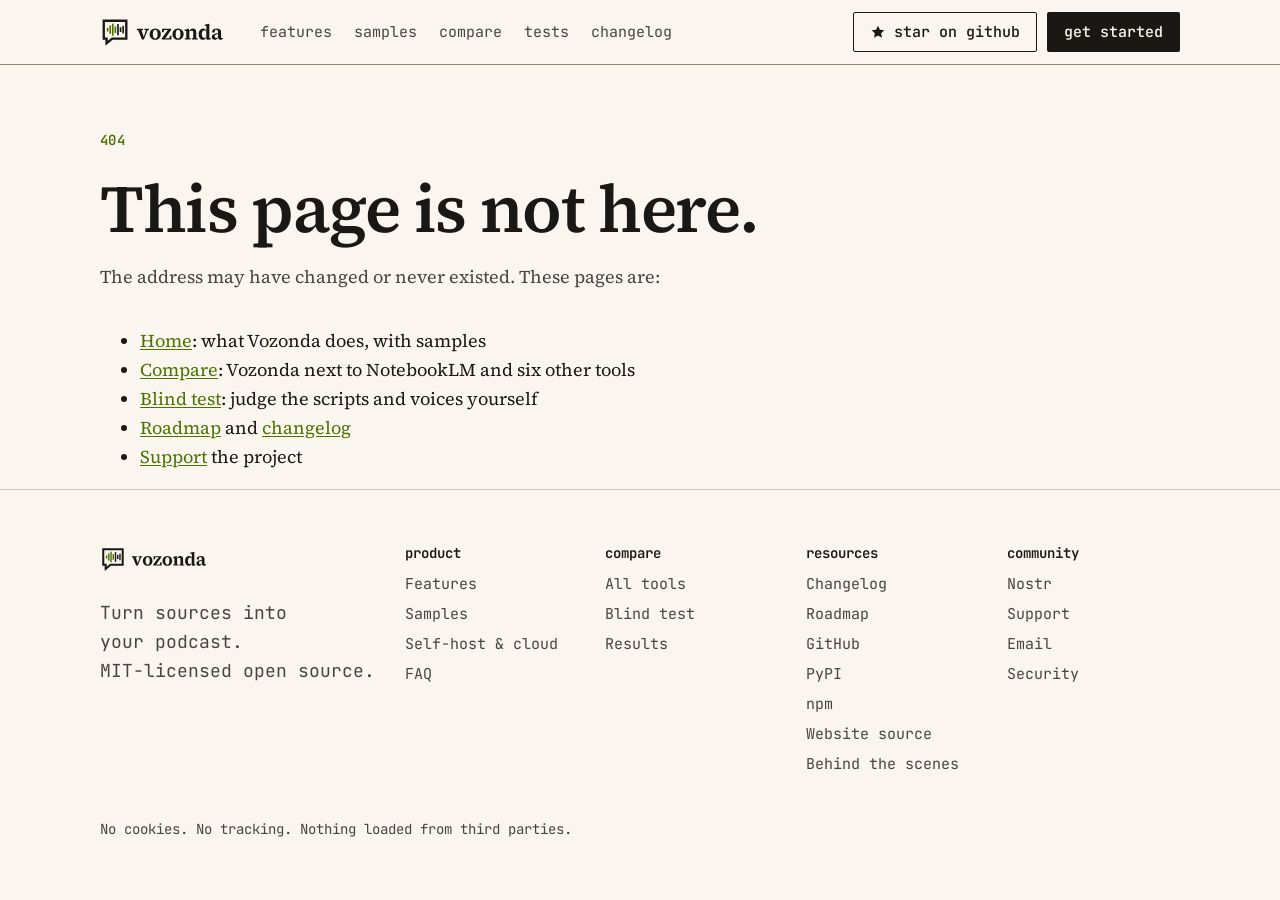
<file: 404/index.html>
<!doctype html>
<html lang="en">
<head>
<meta charset="utf-8">
<meta name="viewport" content="width=device-width,initial-scale=1">
<title>Page not found · Vozonda</title>
<meta name="description" content="This page is not on vozonda.com.">
<meta name="robots" content="noindex">
<link rel="icon" href="/favicon.svg" type="image/svg+xml">
<link rel="icon" href="/icon-192.png" type="image/png" sizes="192x192">
<link rel="apple-touch-icon" href="/icon-192.png">
<meta name="theme-color" content="#faf6ef" media="(prefers-color-scheme: light)">
<meta name="theme-color" content="#1f1d14" media="(prefers-color-scheme: dark)">
<meta property="og:type" content="website">
<meta property="og:site_name" content="Vozonda">
<meta property="og:title" content="Page not found · Vozonda">
<meta property="og:description" content="This page is not on vozonda.com.">
<meta property="og:image" content="https://vozonda.com/og.png">
<meta property="og:image:width" content="1200">
<meta property="og:image:height" content="630">
<meta property="og:image:alt" content="The Vozonda logo with the line: Turn sources into your podcast">
<meta name="twitter:card" content="summary_large_image">
<link rel="preload" href="/fonts/source-serif-4.woff2" as="font" type="font/woff2" crossorigin>
<link rel="stylesheet" href="/site.css?v=65ee971d52">
<script src="/site.js?v=fa30948020" defer></script>
</head>
<body>
<a class="skip" href="#main">Skip to content</a>
<header class="nav">
  <div class="wrap nav-in">
    <a href="/" class="brand" aria-label="Vozonda home">
      <picture>
        <source srcset="/img/vozonda-lockup-dark.svg" media="(prefers-color-scheme: dark)">
        <img src="/img/vozonda-lockup.svg" alt="Vozonda" width="165" height="40">
      </picture>
    </a>
    <nav aria-label="Main">
      <a href="/#features">Features</a>
      <a href="/#listen">Samples</a>
      <a href="/compare/">Compare</a>
      <a href="/blind-test/">Tests</a>
      <a href="/changelog/">Changelog</a>
    </nav>
    <div class="nav-cta">
      <a class="btn ghost" href="https://github.com/Vozonda/vozonda"><svg class="i" viewBox="0 0 24 24" aria-hidden="true"><path d="M12 2.5l2.9 6 6.6.9-4.8 4.6 1.2 6.5L12 17.4l-5.9 3.1 1.2-6.5L2.5 9.4l6.6-.9z"/></svg>Star on GitHub</a>
      <a class="btn primary" href="/#pricing">Get started</a>
    </div>
  </div>
</header>
<main id="main" class="cmp-page">
<section class="section cl-top cmp-top">
  <div class="wrap">
    <p class="kicker">404</p>
    <h1>This page is not here.</h1>
    <p class="sub">The address may have changed or never existed. These pages are:</p>
    <ul>
      <li><a href="/">Home</a>: what Vozonda does, with samples</li>
      <li><a href="/compare/">Compare</a>: Vozonda next to NotebookLM and six other tools</li>
      <li><a href="/blind-test/">Blind test</a>: judge the scripts and voices yourself</li>
      <li><a href="/roadmap/">Roadmap</a> and <a href="/changelog/">changelog</a></li>
      <li><a href="/support/">Support</a> the project</li>
    </ul>
  </div>
</section>
</main>

<footer class="foot">
  <div class="wrap foot-in">
    <div>
      <picture>
        <source srcset="/img/vozonda-lockup-dark.svg" media="(prefers-color-scheme: dark)">
        <img src="/img/vozonda-lockup.svg" alt="Vozonda" width="132" height="32">
      </picture>
      <p class="muted">Turn sources into your podcast.<br>MIT-licensed open source.</p>
    </div>
    <div><h2 class="foot-h">Product</h2><a href="/#features">Features</a><a href="/#listen">Samples</a><a href="/#pricing">Self-host &amp; cloud</a><a href="/#faq">FAQ</a></div>
    <div><h2 class="foot-h">Compare</h2><a href="/compare/">All tools</a><a href="/blind-test/">Blind test</a><a href="/blind-test/#results">Results</a></div>
    <div><h2 class="foot-h">Resources</h2><a href="/changelog/">Changelog</a><a href="/roadmap/">Roadmap</a><a href="https://github.com/Vozonda/vozonda">GitHub</a><a href="https://pypi.org/project/vozonda/">PyPI</a><a href="https://www.npmjs.com/package/vozonda">npm</a><a href="https://github.com/Vozonda/website">Website source</a><a href="https://sovgrid.org/blog/agent-fleet-gates-prove-code-runs-not-claims/">Behind the scenes</a></div>
    <div><h2 class="foot-h">Community</h2><a href="https://njump.me/npub1zhu0mwyswndlldn2r5qxh6dz24l5st6vw6xdnk5g4t6x5ln7hs3q0cz0e2">Nostr</a><a href="/support/">Support</a><a href="mailto:vozonda@proton.me">Email</a><a href="/.well-known/security.txt">Security</a></div>
  </div>
  <p class="wrap fine">No cookies. No tracking. Nothing loaded from third parties.</p>
</footer>
</body>
</html>
</file>
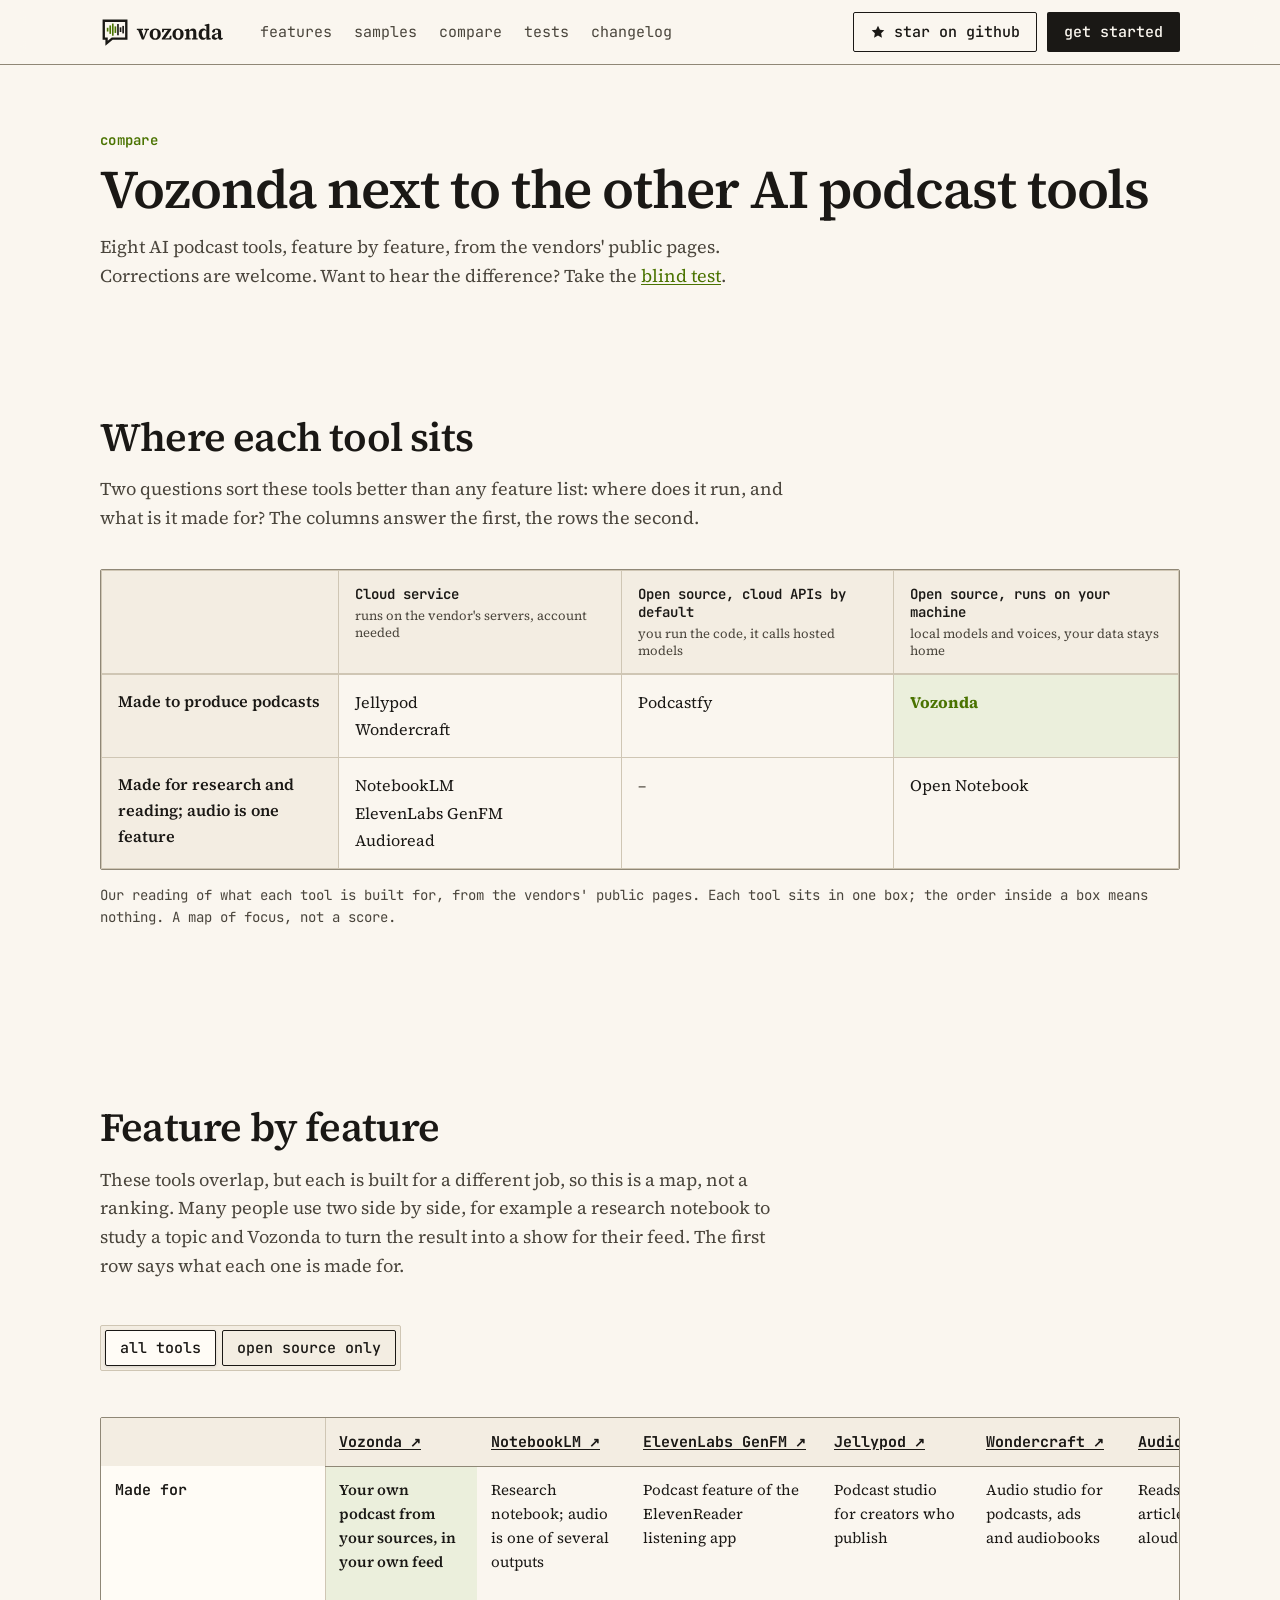
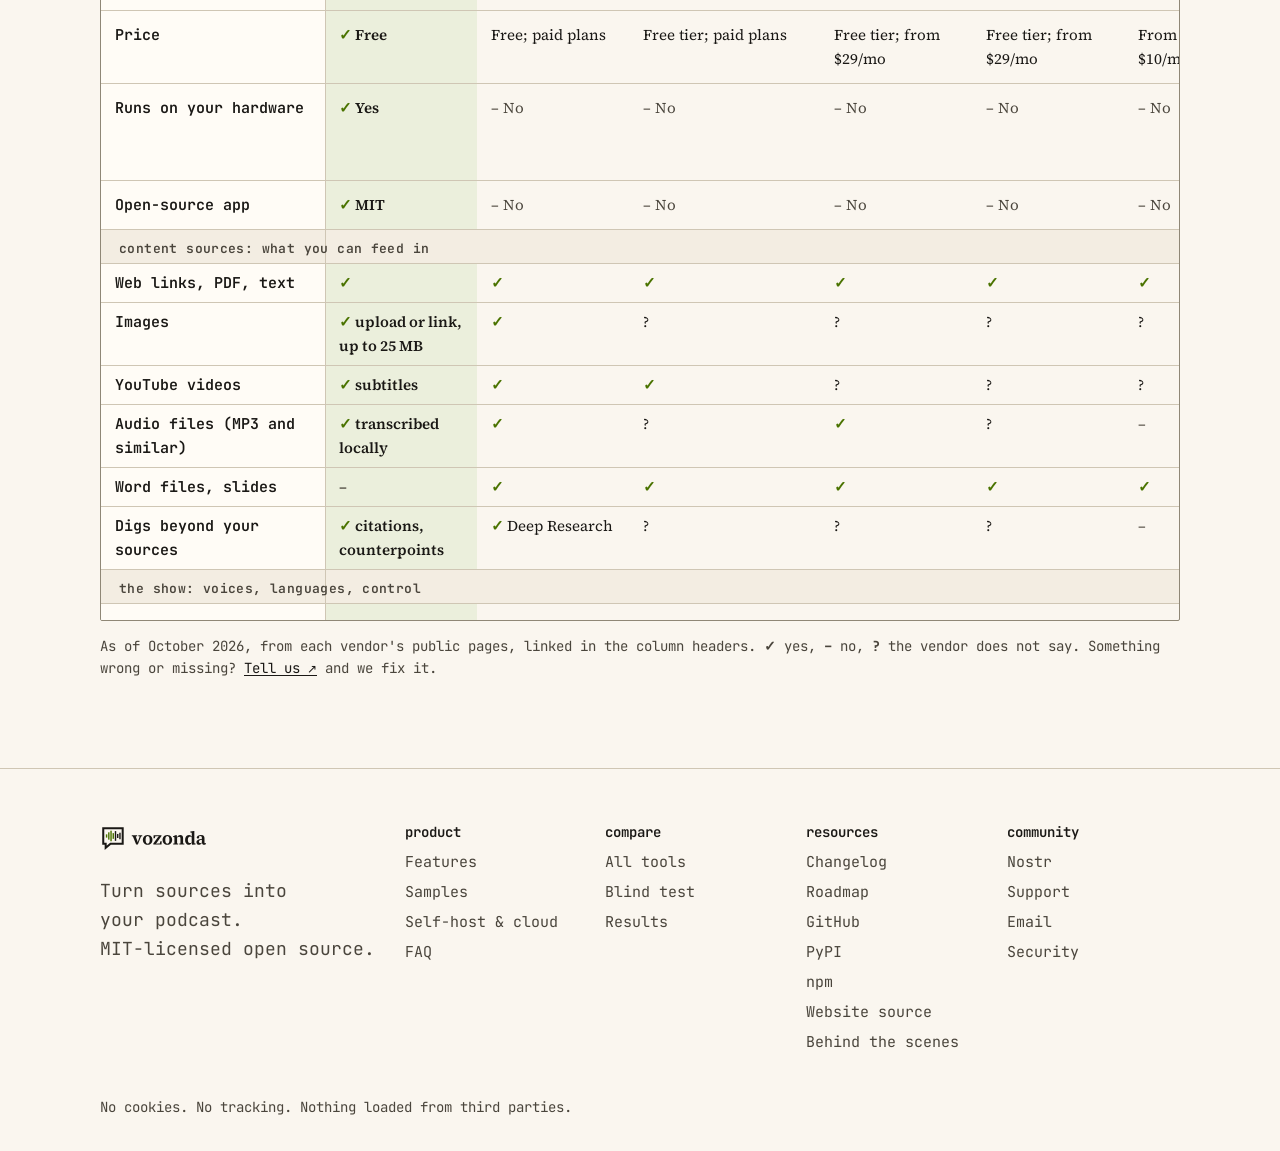
<file: compare/index.html>
<!doctype html>
<html lang="en">
<head>
<meta charset="utf-8">
<meta name="viewport" content="width=device-width,initial-scale=1">
<title>Vozonda vs NotebookLM and others: AI podcast tools compared</title>
<meta name="description" content="Vozonda next to NotebookLM, ElevenLabs GenFM, Jellypod, Wondercraft, Audioread, Open Notebook and Podcastfy: features and a public blind test.">
<link rel="canonical" href="https://vozonda.com/compare/">
<link rel="icon" href="/favicon.svg" type="image/svg+xml">
<link rel="icon" href="/icon-192.png" type="image/png" sizes="192x192">
<link rel="apple-touch-icon" href="/icon-192.png">
<meta name="theme-color" content="#faf6ef" media="(prefers-color-scheme: light)">
<meta name="theme-color" content="#1f1d14" media="(prefers-color-scheme: dark)">
<meta property="og:type" content="website">
<meta property="og:site_name" content="Vozonda">
<meta property="og:url" content="https://vozonda.com/compare/">
<meta property="og:title" content="Vozonda vs NotebookLM and others: AI podcast tools compared">
<meta property="og:description" content="Vozonda next to NotebookLM, ElevenLabs GenFM, Jellypod, Wondercraft, Audioread, Open Notebook and Podcastfy: features and a public blind test.">
<meta property="og:image" content="https://vozonda.com/og.png">
<meta property="og:image:width" content="1200">
<meta property="og:image:height" content="630">
<meta property="og:image:alt" content="The Vozonda logo with the line: Turn sources into your podcast">
<meta name="twitter:card" content="summary_large_image">
<link rel="preload" href="/fonts/source-serif-4.woff2" as="font" type="font/woff2" crossorigin>
<link rel="stylesheet" href="/site.css?v=65ee971d52">
<script src="/site.js?v=fa30948020" defer></script>
</head>
<body>
<a class="skip" href="#main">Skip to content</a>
<header class="nav">
  <div class="wrap nav-in">
    <a href="/" class="brand" aria-label="Vozonda home">
      <picture>
        <source srcset="/img/vozonda-lockup-dark.svg" media="(prefers-color-scheme: dark)">
        <img src="/img/vozonda-lockup.svg" alt="Vozonda" width="165" height="40">
      </picture>
    </a>
    <nav aria-label="Main">
      <a href="/#features">Features</a>
      <a href="/#listen">Samples</a>
      <a href="/compare/">Compare</a>
      <a href="/blind-test/">Tests</a>
      <a href="/changelog/">Changelog</a>
    </nav>
    <div class="nav-cta">
      <a class="btn ghost" href="https://github.com/Vozonda/vozonda"><svg class="i" viewBox="0 0 24 24" aria-hidden="true"><path d="M12 2.5l2.9 6 6.6.9-4.8 4.6 1.2 6.5L12 17.4l-5.9 3.1 1.2-6.5L2.5 9.4l6.6-.9z"/></svg>Star on GitHub</a>
      <a class="btn primary" href="/#pricing">Get started</a>
    </div>
  </div>
</header>
<main id="main" class="cmp-page">
<section class="section cl-top cmp-top">
  <div class="wrap">
    <p class="kicker">Compare</p>
    <h1 class="cl-h1">Vozonda next to the other AI podcast tools</h1>
    <p class="sub">Eight AI podcast tools, feature by feature, from the vendors' public pages. Corrections are welcome. Want to hear the difference? Take the <a href="/blind-test/">blind test</a>.</p>
  </div>
</section>
<section id="map" class="section">
  <div class="wrap">
    <h2>Where each tool sits</h2>
    <p class="sub">Two questions sort these tools better than any feature list: where does it run, and what is it made for? The columns answer the first, the rows the second.</p>
    <div class="table-wrap posgrid-wrap"><table class="posgrid">
      <caption class="sr">Each tool by where it runs (columns) and what it is made for (rows)</caption>
      <thead><tr><th scope="col"><span class="sr">Made for</span></th>
        <th scope="col">Cloud service<span>runs on the vendor's servers, account needed</span></th>
        <th scope="col">Open source, cloud APIs by default<span>you run the code, it calls hosted models</span></th>
        <th scope="col">Open source, runs on your machine<span>local models and voices, your data stays home</span></th></tr></thead>
      <tbody>
        <tr><th scope="row">Made to produce podcasts</th>
          <td data-col="Cloud service">Jellypod<br>Wondercraft</td>
          <td data-col="Open source, cloud APIs by default">Podcastfy</td>
          <td data-col="Open source, runs on your machine" class="us">Vozonda</td></tr>
        <tr><th scope="row">Made for research and reading; audio is one feature</th>
          <td data-col="Cloud service">NotebookLM<br>ElevenLabs GenFM<br>Audioread</td>
          <td data-col="Open source, cloud APIs by default" class="none">–</td>
          <td data-col="Open source, runs on your machine">Open Notebook</td></tr>
      </tbody></table></div>
    <p class="fine">Our reading of what each tool is built for, from the vendors' public pages. Each tool sits in one box; the order inside a box means nothing. A map of focus, not a score.</p>
  </div>
</section>
<section id="table" class="section">
  <div class="wrap">
    <h2>Feature by feature</h2>
    <p class="sub">These tools overlap, but each is built for a different job, so this is a map, not a ranking. Many people use two side by side, for example a research notebook to study a topic and Vozonda to turn the result into a show for their feed. The first row says what each one is made for.</p>
    <!-- compare:start (generated from competitors.json by build.py) -->
<div class="seg-filter" role="group" aria-label="Show tools"><button type="button" class="btn ghost" data-filter="all" aria-pressed="true">All tools</button><button type="button" class="btn ghost" data-filter="oss" aria-pressed="false">Open source only</button></div>
<div class="table-wrap"><table class="vs vs-cols"><thead><tr><th scope="col"><span class="sr">Feature</span></th><th scope="col" class="us" data-oss><a href="https://github.com/Vozonda/vozonda">Vozonda</a></th><th scope="col"><a href="https://notebooklm.google/">NotebookLM</a></th><th scope="col"><a href="https://elevenreader.io/">ElevenLabs GenFM</a></th><th scope="col"><a href="https://www.jellypod.com/">Jellypod</a></th><th scope="col"><a href="https://www.wondercraft.ai/">Wondercraft</a></th><th scope="col"><a href="https://audioread.com/">Audioread</a></th><th scope="col" data-oss><a href="https://github.com/lfnovo/open-notebook">Open Notebook</a></th><th scope="col" data-oss><a href="https://github.com/souzatharsis/podcastfy">Podcastfy</a></th></tr></thead><tbody><tr><th scope="row">Made for</th><td data-us="1" data-oss>Your own podcast from your sources, in your own feed</td><td>Research notebook; audio is one of several outputs</td><td>Podcast feature of the ElevenReader listening app</td><td>Podcast studio for creators who publish</td><td>Audio studio for podcasts, ads and audiobooks</td><td>Reads your articles and PDFs aloud</td><td data-oss>Self-hosted research notebook; podcasts are one feature</td><td data-oss>Python library for developers</td></tr><tr><th scope="row">Price</th><td class="y" data-us="1" data-oss>Free</td><td>Free; paid plans</td><td>Free tier; paid plans</td><td>Free tier; from $29/mo</td><td>Free tier; from $29/mo</td><td>From about $10/mo</td><td class="y" data-oss>Free</td><td data-oss>Free; cloud voices may cost</td></tr><tr><th scope="row">Runs on your hardware</th><td class="y" data-us="1" data-oss>Yes</td><td class="n">No</td><td class="n">No</td><td class="n">No</td><td class="n">No</td><td class="n">No</td><td class="y" data-oss>Yes</td><td data-oss>Partly: voices from a cloud service</td></tr><tr><th scope="row">Open-source app</th><td class="y" data-us="1" data-oss>MIT</td><td class="n">No</td><td class="n">No</td><td class="n">No</td><td class="n">No</td><td class="n">No</td><td class="y" data-oss>MIT</td><td class="y" data-oss>Apache 2.0</td></tr><tr class="vs-group"><th scope="rowgroup">Content sources: what you can feed in</th><td colspan="8"></td></tr><tr class="compact"><th scope="row">Web links, PDF, text</th><td class="y" data-us="1" data-oss></td><td class="y"></td><td class="y"></td><td class="y"></td><td class="y"></td><td class="y"></td><td class="y" data-oss></td><td class="y" data-oss></td></tr><tr class="compact"><th scope="row">Images</th><td class="y" data-us="1" data-oss>upload or link, up to 25 MB</td><td class="y"></td><td>?</td><td>?</td><td>?</td><td>?</td><td data-oss>?</td><td class="y" data-oss></td></tr><tr class="compact"><th scope="row">YouTube videos</th><td class="y" data-us="1" data-oss>subtitles</td><td class="y"></td><td class="y"></td><td>?</td><td>?</td><td>?</td><td class="y" data-oss></td><td class="y" data-oss></td></tr><tr class="compact"><th scope="row">Audio files (MP3 and similar)</th><td class="y" data-us="1" data-oss>transcribed locally</td><td class="y"></td><td>?</td><td class="y"></td><td>?</td><td class="n"></td><td class="y" data-oss></td><td class="n" data-oss></td></tr><tr class="compact"><th scope="row">Word files, slides</th><td class="n" data-us="1" data-oss></td><td class="y"></td><td class="y"></td><td class="y"></td><td class="y"></td><td class="y"></td><td class="y" data-oss></td><td class="n" data-oss></td></tr><tr class="compact"><th scope="row">Digs beyond your sources</th><td class="y" data-us="1" data-oss>citations, counterpoints</td><td class="y">Deep Research</td><td>?</td><td>?</td><td>?</td><td class="n"></td><td data-oss>?</td><td class="n" data-oss></td></tr><tr class="vs-group"><th scope="rowgroup">The show: voices, languages, control</th><td colspan="8"></td></tr><tr><th scope="row">Hosts (voices)</th><td class="y" data-us="1" data-oss>1 to 3</td><td>2</td><td>2</td><td class="y">Custom hosts</td><td class="y">Multi-speaker</td><td class="n">1 reader</td><td class="y" data-oss>1 to 4</td><td data-oss>2</td></tr><tr><th scope="row">Languages</th><td data-us="1" data-oss>10</td><td>50+</td><td>32</td><td>70+</td><td>30+</td><td>150+</td><td data-oss>Depends on voices</td><td data-oss>Depends on voices</td></tr><tr><th scope="row">Read and edit the script first</th><td class="y" data-us="1" data-oss>Yes</td><td class="n">No</td><td class="n">No</td><td class="y">Yes</td><td class="y">Yes</td><td class="n">Reads text, no dialogue</td><td class="y" data-oss>Yes</td><td data-oss>Via the transcript file</td></tr><tr><th scope="row">Voice cloning</th><td class="y" data-us="1" data-oss>Yes (Voxtral engine)</td><td class="n">No</td><td class="n">No</td><td class="y">Yes</td><td class="y">Yes (paid)</td><td>?</td><td data-oss>Depends on voices</td><td data-oss>Via ElevenLabs</td></tr><tr class="vs-group"><th scope="rowgroup">Where it goes: your feed, your agents</th><td colspan="8"></td></tr><tr><th scope="row">Your own podcast feed</th><td class="y" data-us="1" data-oss>Private, Podcasting 2.0</td><td class="n">No</td><td class="n">No</td><td class="y">Hosted</td><td>Hosted page</td><td class="y">Yes (paid)</td><td class="n" data-oss>No</td><td class="n" data-oss>No</td></tr><tr><th scope="row">Auto episodes from your RSS feeds</th><td class="y" data-us="1" data-oss>RSS watchlists, daily or weekly digest show</td><td class="n">No</td><td class="n">No</td><td class="y">Newsletters, daily digest</td><td class="n">No</td><td>RSS read aloud, no show</td><td class="n" data-oss>No</td><td class="n" data-oss>No</td></tr><tr><th scope="row">API for apps and AI agents (MCP)</th><td class="y" data-us="1" data-oss>HTTP API + MCP</td><td>Enterprise only</td><td>ElevenLabs API + MCP</td><td>API</td><td>API (Pro plan)</td><td class="n">No</td><td data-oss>REST API</td><td data-oss>Python library + CLI</td></tr><tr class="vs-group"><th scope="rowgroup">Modular by design: pick your engines</th><td colspan="8"></td></tr><tr><th scope="row">Choose the voice engine</th><td class="y" data-us="1" data-oss><a href="https://github.com/Vozonda/vozonda/issues/35">Plugins: Kokoro, Piper (CPU), Qwen3-TTS (GPU), Voxtral (hosted); more planned</a></td><td class="n">No: built-in voices</td><td class="n">No: ElevenLabs voices</td><td class="n">No: built-in voices</td><td class="n">No: built-in voices</td><td class="n">No: built-in voices</td><td class="y" data-oss>Yes, through its model providers, local or cloud</td><td data-oss>Cloud services: OpenAI, Google, ElevenLabs, Edge</td></tr><tr><th scope="row">Choose the script model (LLM)</th><td class="y" data-us="1" data-oss>Any OpenAI-compatible server: Ollama, vLLM, LM Studio, llama.cpp</td><td class="n">No: Gemini</td><td class="n">No</td><td>?</td><td>?</td><td>?</td><td class="y" data-oss>Yes, many providers, local too</td><td class="y" data-oss>Yes, 100+ models, local too</td></tr><tr class="vs-group"><th scope="rowgroup">Nostr &amp; Bitcoin Lightning</th><td colspan="8"></td></tr><tr class="compact"><th scope="row">Publish shows on Nostr</th><td class="y" data-us="1" data-oss>episodes as Nostr events, audio on Blossom</td><td class="n"></td><td class="n"></td><td class="n"></td><td class="n"></td><td class="n"></td><td class="n" data-oss></td><td class="n" data-oss></td></tr><tr class="compact"><th scope="row">Log in with Nostr</th><td class="y" data-us="1" data-oss>browser extension or Amber</td><td class="n"></td><td class="n"></td><td class="n"></td><td class="n"></td><td class="n"></td><td class="n" data-oss></td><td class="n" data-oss></td></tr><tr class="compact"><th scope="row">Zap episodes, stream sats while listening</th><td class="y" data-us="1" data-oss>WebLN, NWC or QR code</td><td class="n"></td><td class="n"></td><td class="n"></td><td class="n"></td><td class="n"></td><td class="n" data-oss></td><td class="n" data-oss></td></tr><tr class="compact"><th scope="row">Lightning split in your podcast feed</th><td class="y" data-us="1" data-oss>freely configurable between you, the source author and the app</td><td class="n"></td><td class="n"></td><td>?</td><td>?</td><td>?</td><td class="n" data-oss></td><td class="n" data-oss></td></tr><tr class="compact"><th scope="row">Share transcript highlights to Nostr</th><td class="y" data-us="1" data-oss></td><td class="n"></td><td class="n"></td><td class="n"></td><td class="n"></td><td class="n"></td><td class="n" data-oss></td><td class="n" data-oss></td></tr></tbody></table></div>
<!-- compare:end -->
    <p class="fine">As of <span data-asof>October 2026</span>, from each vendor's public pages, linked in the column headers. <b>✓</b> yes, <b>–</b> no, <b>?</b> the vendor does not say. Something wrong or missing? <a href="https://github.com/Vozonda/website/issues">Tell us</a> and we fix it.</p>
  </div>
</section>


</main>
<footer class="foot">
  <div class="wrap foot-in">
    <div>
      <picture>
        <source srcset="/img/vozonda-lockup-dark.svg" media="(prefers-color-scheme: dark)">
        <img src="/img/vozonda-lockup.svg" alt="Vozonda" width="132" height="32">
      </picture>
      <p class="muted">Turn sources into your podcast.<br>MIT-licensed open source.</p>
    </div>
    <div><h2 class="foot-h">Product</h2><a href="/#features">Features</a><a href="/#listen">Samples</a><a href="/#pricing">Self-host &amp; cloud</a><a href="/#faq">FAQ</a></div>
    <div><h2 class="foot-h">Compare</h2><a href="/compare/">All tools</a><a href="/blind-test/">Blind test</a><a href="/blind-test/#results">Results</a></div>
    <div><h2 class="foot-h">Resources</h2><a href="/changelog/">Changelog</a><a href="/roadmap/">Roadmap</a><a href="https://github.com/Vozonda/vozonda">GitHub</a><a href="https://pypi.org/project/vozonda/">PyPI</a><a href="https://www.npmjs.com/package/vozonda">npm</a><a href="https://github.com/Vozonda/website">Website source</a><a href="https://sovgrid.org/blog/agent-fleet-gates-prove-code-runs-not-claims/">Behind the scenes</a></div>
    <div><h2 class="foot-h">Community</h2><a href="https://njump.me/npub1zhu0mwyswndlldn2r5qxh6dz24l5st6vw6xdnk5g4t6x5ln7hs3q0cz0e2">Nostr</a><a href="/support/">Support</a><a href="mailto:vozonda@proton.me">Email</a><a href="/.well-known/security.txt">Security</a></div>
  </div>
  <p class="wrap fine">No cookies. No tracking. Nothing loaded from third parties.</p>
</footer>
</body>
</html>
</file>
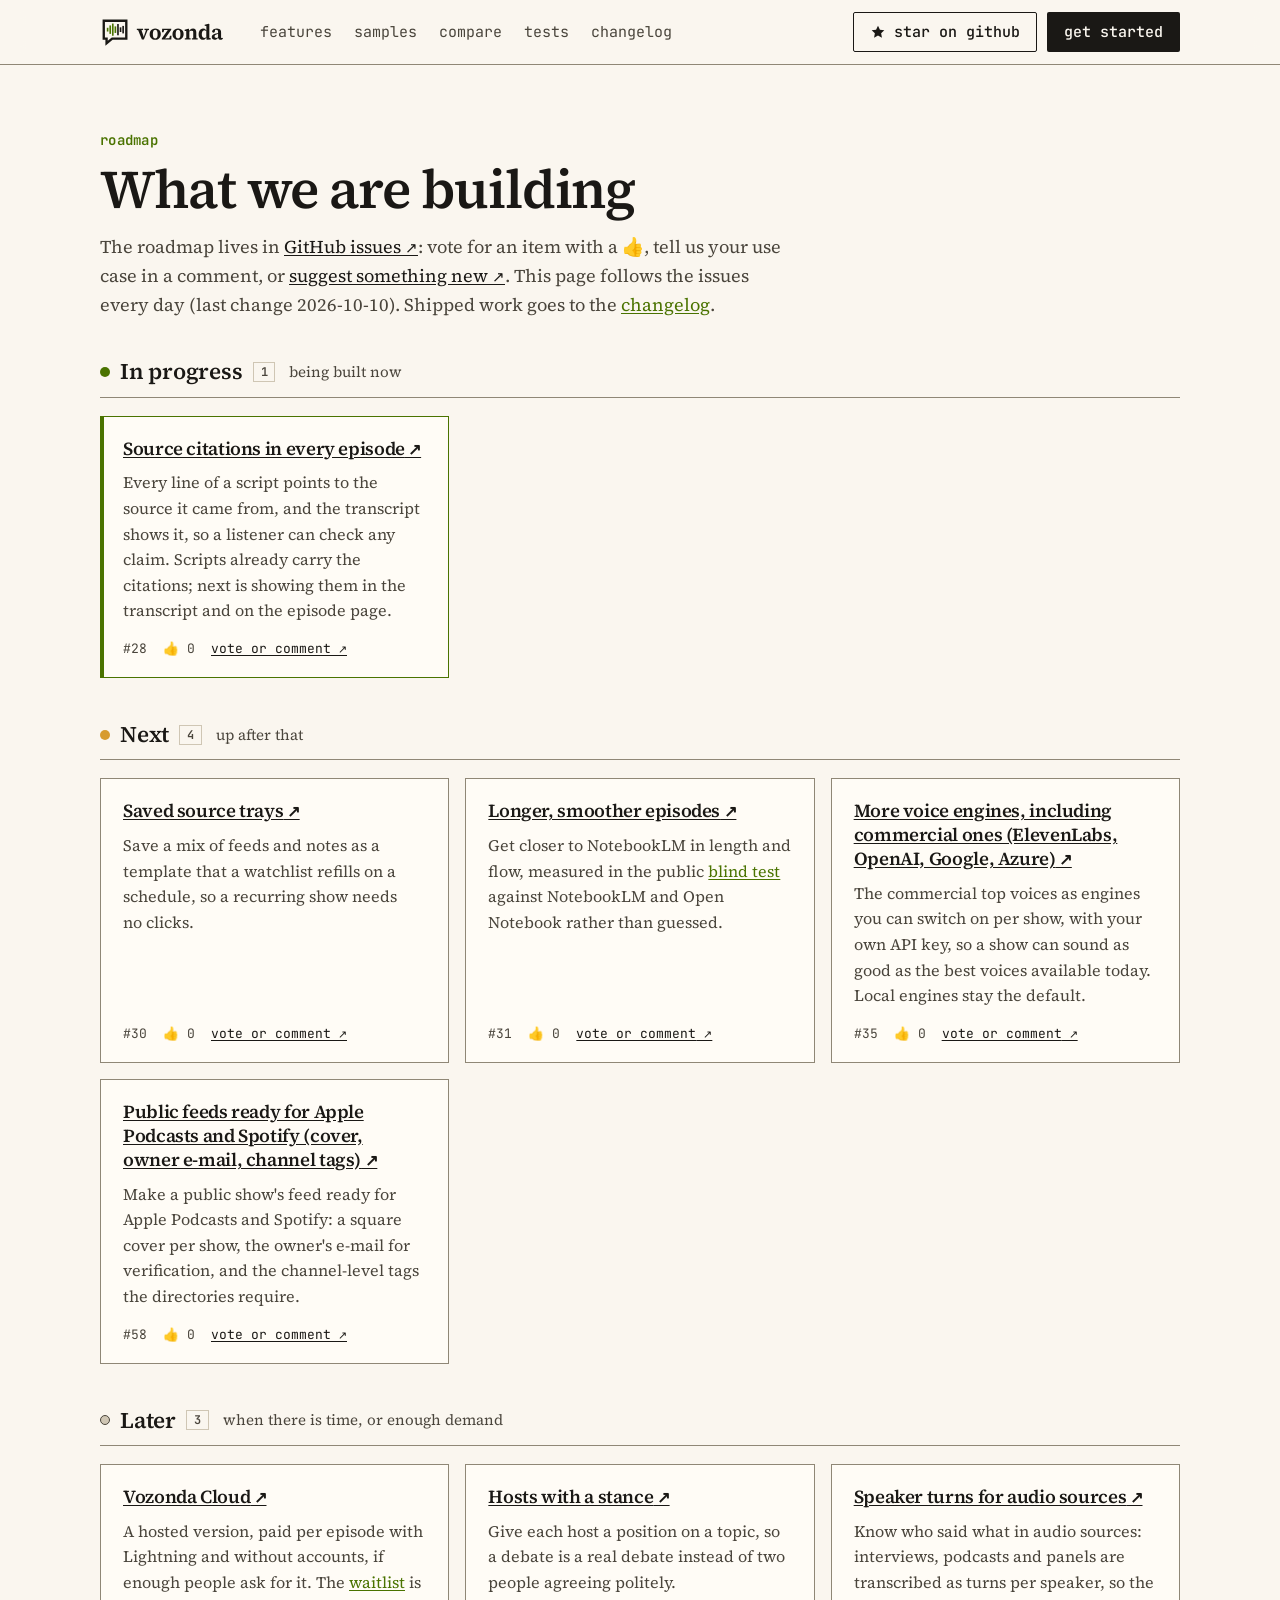
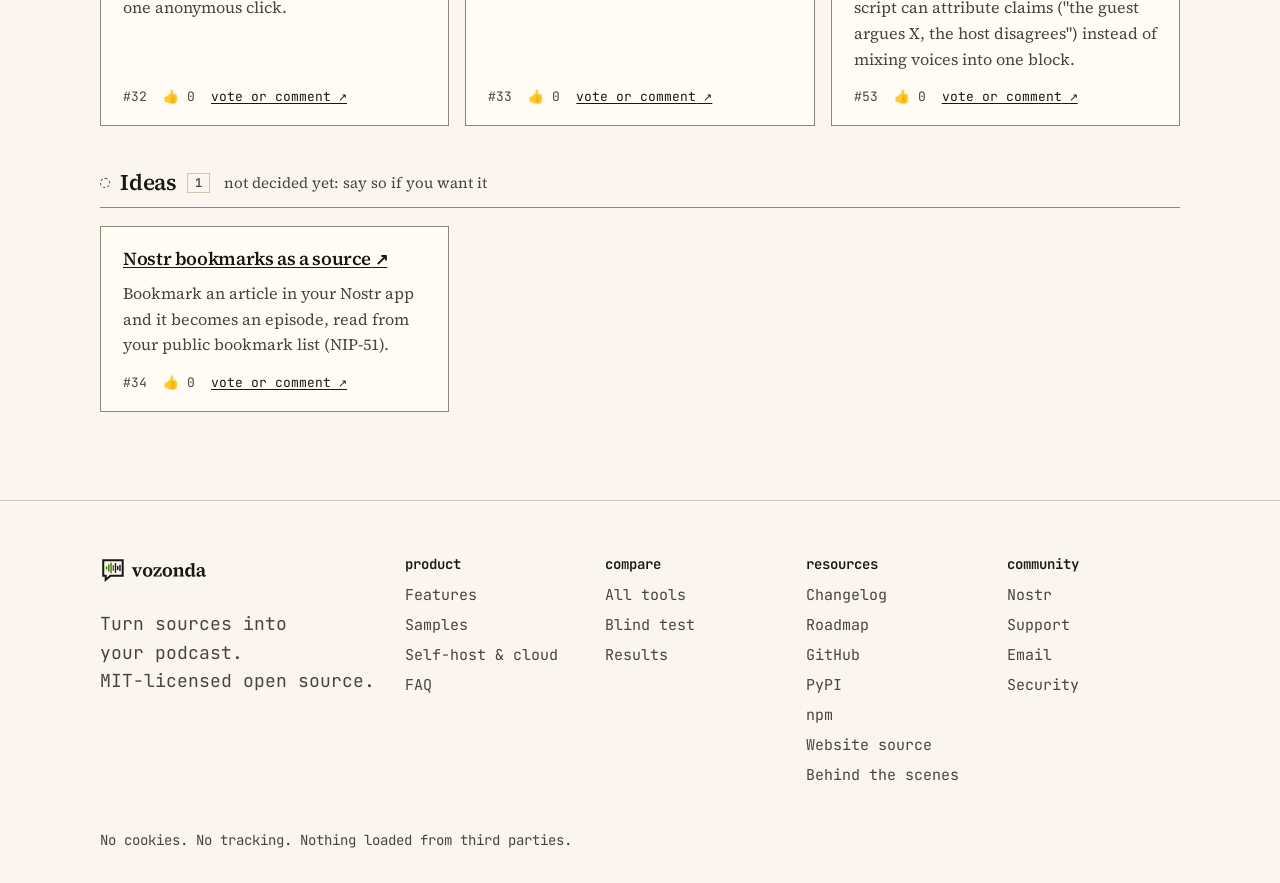
<file: roadmap/index.html>
<!doctype html>
<html lang="en">
<head>
<meta charset="utf-8">
<meta name="viewport" content="width=device-width,initial-scale=1">
<title>Roadmap · Vozonda</title>
<meta name="description" content="What the Vozonda team is working on now, next and later.">
<link rel="canonical" href="https://vozonda.com/roadmap/">
<link rel="icon" href="/favicon.svg" type="image/svg+xml">
<link rel="icon" href="/icon-192.png" type="image/png" sizes="192x192">
<link rel="apple-touch-icon" href="/icon-192.png">
<meta name="theme-color" content="#faf6ef" media="(prefers-color-scheme: light)">
<meta name="theme-color" content="#1f1d14" media="(prefers-color-scheme: dark)">
<meta property="og:type" content="website">
<meta property="og:site_name" content="Vozonda">
<meta property="og:url" content="https://vozonda.com/roadmap/">
<meta property="og:title" content="Roadmap · Vozonda">
<meta property="og:description" content="What the Vozonda team is working on now, next and later.">
<meta property="og:image" content="https://vozonda.com/og.png">
<meta property="og:image:width" content="1200">
<meta property="og:image:height" content="630">
<meta property="og:image:alt" content="The Vozonda logo with the line: Turn sources into your podcast">
<meta name="twitter:card" content="summary_large_image">
<link rel="preload" href="/fonts/source-serif-4.woff2" as="font" type="font/woff2" crossorigin>
<link rel="stylesheet" href="/site.css?v=65ee971d52">
<script src="/site.js?v=fa30948020" defer></script>
</head>
<body>
<a class="skip" href="#main">Skip to content</a>
<header class="nav">
  <div class="wrap nav-in">
    <a href="/" class="brand" aria-label="Vozonda home">
      <picture>
        <source srcset="/img/vozonda-lockup-dark.svg" media="(prefers-color-scheme: dark)">
        <img src="/img/vozonda-lockup.svg" alt="Vozonda" width="165" height="40">
      </picture>
    </a>
    <nav aria-label="Main">
      <a href="/#features">Features</a>
      <a href="/#listen">Samples</a>
      <a href="/compare/">Compare</a>
      <a href="/blind-test/">Tests</a>
      <a href="/changelog/">Changelog</a>
    </nav>
    <div class="nav-cta">
      <a class="btn ghost" href="https://github.com/Vozonda/vozonda"><svg class="i" viewBox="0 0 24 24" aria-hidden="true"><path d="M12 2.5l2.9 6 6.6.9-4.8 4.6 1.2 6.5L12 17.4l-5.9 3.1 1.2-6.5L2.5 9.4l6.6-.9z"/></svg>Star on GitHub</a>
      <a class="btn primary" href="/#pricing">Get started</a>
    </div>
  </div>
</header>
<main id="main" class="cl">
<section class="section cl-top">
  <div class="wrap">
    <p class="kicker">Roadmap</p>
    <h1 class="cl-h1">What we are building</h1>
    <p class="sub">The roadmap lives in <a href="https://github.com/Vozonda/vozonda/issues?q=is%3Aopen+label%3A%22roadmap%3A+in+progress%22%2C%22roadmap%3A+next%22%2C%22roadmap%3A+later%22%2Cidea">GitHub issues</a>:
      vote for an item with a 👍, tell us your use case in a comment, or <a href="https://github.com/Vozonda/vozonda/issues/new">suggest something new</a>.
      This page follows the issues every day (last change 2026-10-10). Shipped work goes to the <a href="/changelog/">changelog</a>.</p>
    <div class="road"><section class="road-group road-in" aria-labelledby="rg-in"><div class="road-group-h"><h2 id="rg-in"><span class="st st-in"></span>In progress<span class="road-count" aria-label="1 items">1</span></h2><p class="road-note">being built now</p></div><ul class="road-items"><li id="source-citations-in-every-episode" class="road-item"><h3><a href="https://github.com/Vozonda/vozonda/issues/28">Source citations in every episode</a></h3><p>Every line of a script points to the source it came from, and the transcript shows it, so a listener can check any claim. Scripts already carry the citations; next is showing them in the transcript and on the episode page.</p><p class="road-meta"><span>#28</span><span aria-label="0 votes">👍 0</span><a href="https://github.com/Vozonda/vozonda/issues/28">vote or comment</a></p></li></ul></section><section class="road-group road-next" aria-labelledby="rg-next"><div class="road-group-h"><h2 id="rg-next"><span class="st st-next"></span>Next<span class="road-count" aria-label="4 items">4</span></h2><p class="road-note">up after that</p></div><ul class="road-items"><li id="saved-source-trays" class="road-item"><h3><a href="https://github.com/Vozonda/vozonda/issues/30">Saved source trays</a></h3><p>Save a mix of feeds and notes as a template that a watchlist refills on a schedule, so a recurring show needs no clicks.</p><p class="road-meta"><span>#30</span><span aria-label="0 votes">👍 0</span><a href="https://github.com/Vozonda/vozonda/issues/30">vote or comment</a></p></li><li id="longer-smoother-episodes" class="road-item"><h3><a href="https://github.com/Vozonda/vozonda/issues/31">Longer, smoother episodes</a></h3><p>Get closer to NotebookLM in length and flow, measured in the public <a href="https://vozonda.com/blind-test/">blind test</a> against NotebookLM and Open Notebook rather than guessed.</p><p class="road-meta"><span>#31</span><span aria-label="0 votes">👍 0</span><a href="https://github.com/Vozonda/vozonda/issues/31">vote or comment</a></p></li><li id="more-voice-engines-including-commercial-ones-elevenlabs-openai-google-azure" class="road-item"><h3><a href="https://github.com/Vozonda/vozonda/issues/35">More voice engines, including commercial ones (ElevenLabs, OpenAI, Google, Azure)</a></h3><p>The commercial top voices as engines you can switch on per show, with your own API key, so a show can sound as good as the best voices available today. Local engines stay the default.</p><p class="road-meta"><span>#35</span><span aria-label="0 votes">👍 0</span><a href="https://github.com/Vozonda/vozonda/issues/35">vote or comment</a></p></li><li id="public-feeds-ready-for-apple-podcasts-and-spotify-cover-owner-e-mail-channel-tags" class="road-item"><h3><a href="https://github.com/Vozonda/vozonda/issues/58">Public feeds ready for Apple Podcasts and Spotify (cover, owner e-mail, channel tags)</a></h3><p>Make a public show&#x27;s feed ready for Apple Podcasts and Spotify: a square cover per show, the owner&#x27;s e-mail for verification, and the channel-level tags the directories require.</p><p class="road-meta"><span>#58</span><span aria-label="0 votes">👍 0</span><a href="https://github.com/Vozonda/vozonda/issues/58">vote or comment</a></p></li></ul></section><section class="road-group road-later" aria-labelledby="rg-later"><div class="road-group-h"><h2 id="rg-later"><span class="st st-later"></span>Later<span class="road-count" aria-label="3 items">3</span></h2><p class="road-note">when there is time, or enough demand</p></div><ul class="road-items"><li id="vozonda-cloud" class="road-item"><h3><a href="https://github.com/Vozonda/vozonda/issues/32">Vozonda Cloud</a></h3><p>A hosted version, paid per episode with Lightning and without accounts, if enough people ask for it. The <a href="https://vozonda.com/#cloud">waitlist</a> is one anonymous click.</p><p class="road-meta"><span>#32</span><span aria-label="0 votes">👍 0</span><a href="https://github.com/Vozonda/vozonda/issues/32">vote or comment</a></p></li><li id="hosts-with-a-stance" class="road-item"><h3><a href="https://github.com/Vozonda/vozonda/issues/33">Hosts with a stance</a></h3><p>Give each host a position on a topic, so a debate is a real debate instead of two people agreeing politely.</p><p class="road-meta"><span>#33</span><span aria-label="0 votes">👍 0</span><a href="https://github.com/Vozonda/vozonda/issues/33">vote or comment</a></p></li><li id="speaker-turns-for-audio-sources" class="road-item"><h3><a href="https://github.com/Vozonda/vozonda/issues/53">Speaker turns for audio sources</a></h3><p>Know who said what in audio sources: interviews, podcasts and panels are transcribed as turns per speaker, so the script can attribute claims (&quot;the guest argues X, the host disagrees&quot;) instead of mixing voices into one block.</p><p class="road-meta"><span>#53</span><span aria-label="0 votes">👍 0</span><a href="https://github.com/Vozonda/vozonda/issues/53">vote or comment</a></p></li></ul></section><section class="road-group road-ideas" aria-labelledby="rg-ideas"><div class="road-group-h"><h2 id="rg-ideas"><span class="st st-ideas"></span>Ideas<span class="road-count" aria-label="1 items">1</span></h2><p class="road-note">not decided yet: say so if you want it</p></div><ul class="road-items"><li id="nostr-bookmarks-as-a-source" class="road-item"><h3><a href="https://github.com/Vozonda/vozonda/issues/34">Nostr bookmarks as a source</a></h3><p>Bookmark an article in your Nostr app and it becomes an episode, read from your public bookmark list (NIP-51).</p><p class="road-meta"><span>#34</span><span aria-label="0 votes">👍 0</span><a href="https://github.com/Vozonda/vozonda/issues/34">vote or comment</a></p></li></ul></section></div>
  </div>
</section>
</main>
<footer class="foot">
  <div class="wrap foot-in">
    <div>
      <picture>
        <source srcset="/img/vozonda-lockup-dark.svg" media="(prefers-color-scheme: dark)">
        <img src="/img/vozonda-lockup.svg" alt="Vozonda" width="132" height="32">
      </picture>
      <p class="muted">Turn sources into your podcast.<br>MIT-licensed open source.</p>
    </div>
    <div><h2 class="foot-h">Product</h2><a href="/#features">Features</a><a href="/#listen">Samples</a><a href="/#pricing">Self-host &amp; cloud</a><a href="/#faq">FAQ</a></div>
    <div><h2 class="foot-h">Compare</h2><a href="/compare/">All tools</a><a href="/blind-test/">Blind test</a><a href="/blind-test/#results">Results</a></div>
    <div><h2 class="foot-h">Resources</h2><a href="/changelog/">Changelog</a><a href="/roadmap/">Roadmap</a><a href="https://github.com/Vozonda/vozonda">GitHub</a><a href="https://pypi.org/project/vozonda/">PyPI</a><a href="https://www.npmjs.com/package/vozonda">npm</a><a href="https://github.com/Vozonda/website">Website source</a><a href="https://sovgrid.org/blog/agent-fleet-gates-prove-code-runs-not-claims/">Behind the scenes</a></div>
    <div><h2 class="foot-h">Community</h2><a href="https://njump.me/npub1zhu0mwyswndlldn2r5qxh6dz24l5st6vw6xdnk5g4t6x5ln7hs3q0cz0e2">Nostr</a><a href="/support/">Support</a><a href="mailto:vozonda@proton.me">Email</a><a href="/.well-known/security.txt">Security</a></div>
  </div>
  <p class="wrap fine">No cookies. No tracking. Nothing loaded from third parties.</p>
</footer>
</body>
</html>
</file>
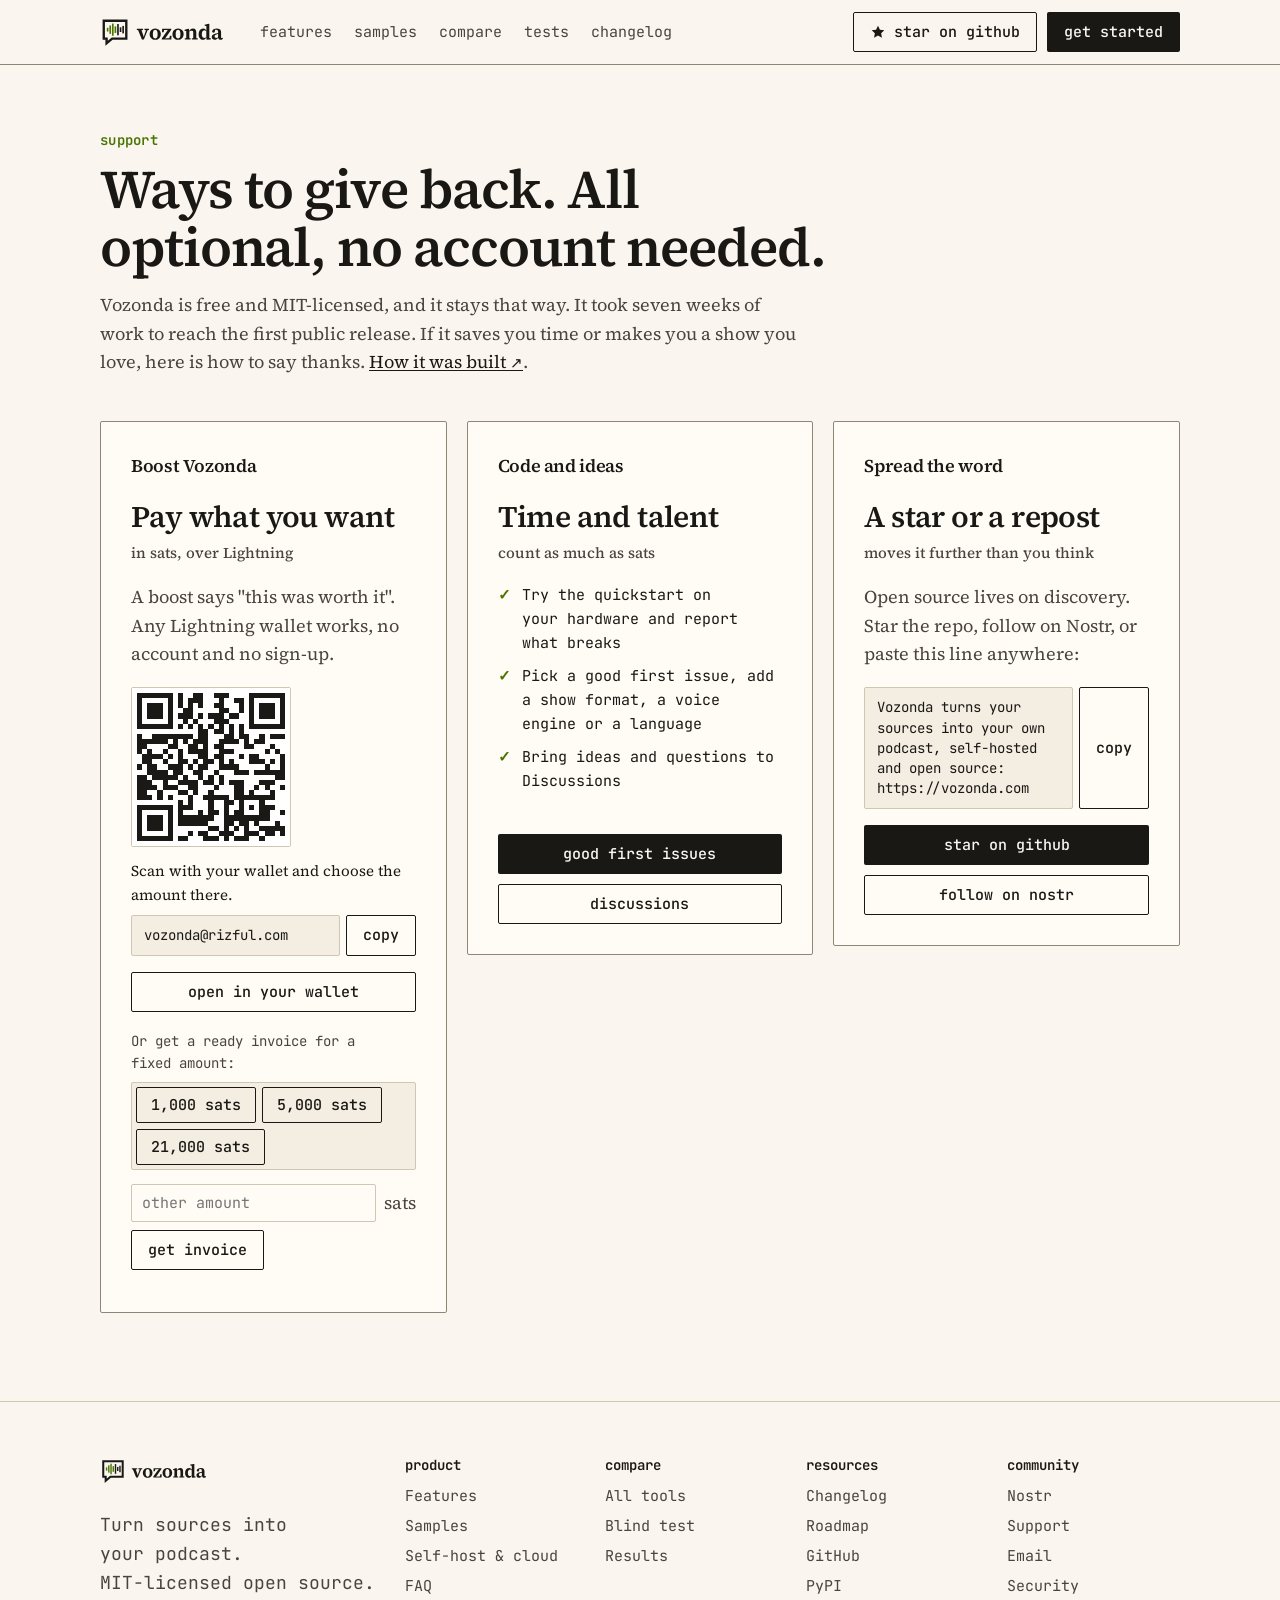
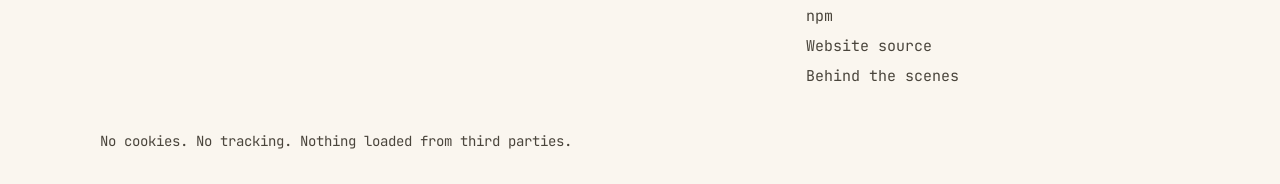
<file: support/index.html>
<!doctype html>
<html lang="en">
<head>
<meta charset="utf-8">
<meta name="viewport" content="width=device-width,initial-scale=1">
<title>Support · Vozonda</title>
<meta name="description" content="Ways to support Vozonda: boost it over Lightning, contribute code and ideas, or spread the word. All optional, no account needed.">
<link rel="canonical" href="https://vozonda.com/support/">
<link rel="icon" href="/favicon.svg" type="image/svg+xml">
<link rel="icon" href="/icon-192.png" type="image/png" sizes="192x192">
<link rel="apple-touch-icon" href="/icon-192.png">
<meta name="theme-color" content="#faf6ef" media="(prefers-color-scheme: light)">
<meta name="theme-color" content="#1f1d14" media="(prefers-color-scheme: dark)">
<meta property="og:type" content="website">
<meta property="og:site_name" content="Vozonda">
<meta property="og:url" content="https://vozonda.com/support/">
<meta property="og:title" content="Support · Vozonda">
<meta property="og:description" content="Ways to support Vozonda: boost it over Lightning, contribute code and ideas, or spread the word. All optional, no account needed.">
<meta property="og:image" content="https://vozonda.com/og.png">
<meta property="og:image:width" content="1200">
<meta property="og:image:height" content="630">
<meta property="og:image:alt" content="The Vozonda logo with the line: Turn sources into your podcast">
<meta name="twitter:card" content="summary_large_image">
<link rel="preload" href="/fonts/source-serif-4.woff2" as="font" type="font/woff2" crossorigin>
<link rel="stylesheet" href="/site.css?v=65ee971d52">
<script src="/site.js?v=fa30948020" defer></script>
</head>
<body>
<a class="skip" href="#main">Skip to content</a>
<header class="nav">
  <div class="wrap nav-in">
    <a href="/" class="brand" aria-label="Vozonda home">
      <picture>
        <source srcset="/img/vozonda-lockup-dark.svg" media="(prefers-color-scheme: dark)">
        <img src="/img/vozonda-lockup.svg" alt="Vozonda" width="165" height="40">
      </picture>
    </a>
    <nav aria-label="Main">
      <a href="/#features">Features</a>
      <a href="/#listen">Samples</a>
      <a href="/compare/">Compare</a>
      <a href="/blind-test/">Tests</a>
      <a href="/changelog/">Changelog</a>
    </nav>
    <div class="nav-cta">
      <a class="btn ghost" href="https://github.com/Vozonda/vozonda"><svg class="i" viewBox="0 0 24 24" aria-hidden="true"><path d="M12 2.5l2.9 6 6.6.9-4.8 4.6 1.2 6.5L12 17.4l-5.9 3.1 1.2-6.5L2.5 9.4l6.6-.9z"/></svg>Star on GitHub</a>
      <a class="btn primary" href="/#pricing">Get started</a>
    </div>
  </div>
</header>
<main id="main" class="cmp-page">
<section class="section cl-top cmp-top">
  <div class="wrap">
    <p class="kicker">Support</p>
    <h1 class="cl-h1">Ways to give back. All optional, no account needed.</h1>
    <p class="sub">Vozonda is free and MIT-licensed, and it stays that way. It took seven weeks of work to reach the first
      public release. If it saves you time or makes you a show you love, here is how to say thanks.
      <a href="https://sovgrid.org/blog/vozonda-open-source-release/">How it was built</a>.</p>
  </div>
</section>
<section class="section support-cards">
  <div class="wrap">
    <div class="plans support-grid">
      <article class="plan" id="lightning">
        <h3>Boost Vozonda</h3>
        <p class="price">Pay what you want <span>in sats, over Lightning</span></p>
        <p class="muted">A boost says "this was worth it". Any Lightning wallet works, no account and no sign-up.</p>
        <div class="ln-addr-box" id="ln-addr-box">
          <img class="ln-qr-img" src="/img/lightning-qr.svg" alt="QR code for the Lightning address vozonda@rizful.com" width="160" height="160">
          <div class="ln-addr-side">
            <p class="ln-hint">Scan with your wallet and choose the amount there.</p>
            <div class="copy-row">
              <code id="ln-addr">vozonda@rizful.com</code>
              <button type="button" class="btn ghost" data-copy="ln-addr">Copy</button>
            </div>
            <a class="btn ghost block" href="lightning:vozonda@rizful.com">Open in your wallet</a>
          </div>
        </div>
        <div class="ln-picker" id="ln-picker">
          <p class="fine ln-or">Or get a ready invoice for a fixed amount:</p>
          <div class="seg-filter ln-amounts" id="ln-amounts" role="group" aria-label="Boost amount">
            <button type="button" class="btn ghost" data-sats="1000">1,000 sats</button>
            <button type="button" class="btn ghost" data-sats="5000">5,000 sats</button>
            <button type="button" class="btn ghost" data-sats="21000">21,000 sats</button>
          </div>
          <form class="ln-custom" id="ln-custom">
            <label for="ln-sats" class="sr">Custom amount in sats</label>
            <input id="ln-sats" name="sats" type="number" inputmode="numeric" min="1" max="25000000" step="1" placeholder="other amount">
            <span class="muted">sats</span>
            <button type="submit" class="btn ghost">Get invoice</button>
          </form>
        </div>
        <div id="ln-invoice" class="ln-invoice" aria-live="polite" hidden></div>
      </article>
      <article class="plan" id="contribute">
        <h3>Code and ideas</h3>
        <p class="price">Time and talent <span>count as much as sats</span></p>
        <ul class="ticks">
          <li>Try the quickstart on your hardware and report what breaks</li>
          <li>Pick a good first issue, add a show format, a voice engine or a language</li>
          <li>Bring ideas and questions to Discussions</li>
        </ul>
        <a class="btn primary block" href="https://github.com/Vozonda/vozonda/issues?q=is%3Aissue+is%3Aopen+label%3A%22good+first+issue%22">Good first issues</a>
        <a class="btn ghost block" href="https://github.com/Vozonda/vozonda/discussions">Discussions</a>
      </article>
      <article class="plan" id="share">
        <h3>Spread the word</h3>
        <p class="price">A star or a repost <span>moves it further than you think</span></p>
        <p class="muted">Open source lives on discovery. Star the repo, follow on Nostr, or paste this line anywhere:</p>
        <div class="copy-row">
          <code id="share-line">Vozonda turns your sources into your own podcast, self-hosted and open source: https://vozonda.com</code>
          <button type="button" class="btn ghost" data-copy="share-line">Copy</button>
        </div>
        <a class="btn primary block" href="https://github.com/Vozonda/vozonda">Star on GitHub</a>
        <a class="btn ghost block" href="https://njump.me/npub1zhu0mwyswndlldn2r5qxh6dz24l5st6vw6xdnk5g4t6x5ln7hs3q0cz0e2">Follow on Nostr</a>
      </article>
    </div>
  </div>
</section>
</main>

<footer class="foot">
  <div class="wrap foot-in">
    <div>
      <picture>
        <source srcset="/img/vozonda-lockup-dark.svg" media="(prefers-color-scheme: dark)">
        <img src="/img/vozonda-lockup.svg" alt="Vozonda" width="132" height="32">
      </picture>
      <p class="muted">Turn sources into your podcast.<br>MIT-licensed open source.</p>
    </div>
    <div><h2 class="foot-h">Product</h2><a href="/#features">Features</a><a href="/#listen">Samples</a><a href="/#pricing">Self-host &amp; cloud</a><a href="/#faq">FAQ</a></div>
    <div><h2 class="foot-h">Compare</h2><a href="/compare/">All tools</a><a href="/blind-test/">Blind test</a><a href="/blind-test/#results">Results</a></div>
    <div><h2 class="foot-h">Resources</h2><a href="/changelog/">Changelog</a><a href="/roadmap/">Roadmap</a><a href="https://github.com/Vozonda/vozonda">GitHub</a><a href="https://pypi.org/project/vozonda/">PyPI</a><a href="https://www.npmjs.com/package/vozonda">npm</a><a href="https://github.com/Vozonda/website">Website source</a><a href="https://sovgrid.org/blog/agent-fleet-gates-prove-code-runs-not-claims/">Behind the scenes</a></div>
    <div><h2 class="foot-h">Community</h2><a href="https://njump.me/npub1zhu0mwyswndlldn2r5qxh6dz24l5st6vw6xdnk5g4t6x5ln7hs3q0cz0e2">Nostr</a><a href="/support/">Support</a><a href="mailto:vozonda@proton.me">Email</a><a href="/.well-known/security.txt">Security</a></div>
  </div>
  <p class="wrap fine">No cookies. No tracking. Nothing loaded from third parties.</p>
</footer>
</body>
</html>
</file>
<file: site.css>
/* vozonda.com · clean landing page in the style of the open-source SaaS sites (white / near-black) */
:root {
  --bg: #ffffff;
  --bg-alt: #f7f7f5;
  --card: #ffffff;
  --ink: #111110;
  --soft: #5c5b57;
  --line: #e7e6e2;
  --brand: #4a7300;
  --brand-ink: #ffffff;
  --brand-soft: #eef4e3;
  --bad: #9a3b2e;
  --sans: ui-sans-serif, system-ui, -apple-system, "Segoe UI", Roboto, "Helvetica Neue", Arial, sans-serif;
  --mono: ui-monospace, "SF Mono", Menlo, Consolas, monospace;
  --radius: 14px;
  --shadow: 0 1px 2px rgba(0,0,0,.04), 0 12px 40px -12px rgba(0,0,0,.14);
  color-scheme: light dark;
}
@media (prefers-color-scheme: dark) {
  :root {
    --bg: #0e0e0c;
    --bg-alt: #151513;
    --card: #181816;
    --ink: #f2f1ec;
    --soft: #a3a198;
    --line: #2a2926;
    --brand: #8bc34a;
    --brand-ink: #0e0e0c;
    --brand-soft: #1d2614;
    --bad: #e38c7c;
    --shadow: 0 1px 2px rgba(0,0,0,.4), 0 20px 60px -20px rgba(0,0,0,.8);
  }
}
* { box-sizing: border-box; }
html { scroll-behavior: smooth; scroll-padding-top: 80px; }
@media (prefers-reduced-motion: reduce) { html { scroll-behavior: auto; } * { transition: none !important; animation: none !important; } }
body { margin: 0; background: var(--bg); color: var(--ink); font: 17px/1.6 var(--sans); -webkit-font-smoothing: antialiased; }
a { color: inherit; }
img { max-width: 100%; }
.muted { color: var(--soft); }
.skip { position: absolute; left: -999px; }
.skip:focus { left: 16px; top: 10px; z-index: 50; background: var(--bg); padding: 6px 10px; }
:focus-visible { outline: 2px solid var(--brand); outline-offset: 3px; border-radius: 6px; }
.wrap { max-width: 1120px; margin: 0 auto; padding: 0 20px; }
.narrow { max-width: 760px; }
.i { width: 16px; height: 16px; fill: currentColor; flex: none; }

/* nav */
.nav { position: sticky; top: 0; z-index: 20; background: color-mix(in srgb, var(--bg) 82%, transparent); backdrop-filter: saturate(180%) blur(12px); border-bottom: 1px solid var(--line); }
.nav-in { display: flex; align-items: center; gap: 24px; height: 64px; }
.brand img { display: block; height: 30px; width: auto; }
nav { display: flex; gap: 22px; margin-left: 12px; font-size: 15px; }
nav a { text-decoration: none; color: var(--soft); }
nav a:hover { color: var(--ink); }
.nav-cta { margin-left: auto; display: flex; gap: 10px; }
nav a[aria-current] { color: var(--ink); text-decoration: underline 2px var(--brand); text-underline-offset: 8px; }
/* phones: the nav becomes a second, horizontally scrollable row instead of disappearing */
@media (max-width: 900px) {
  html { scroll-padding-top: 116px; }
  .nav-in { flex-wrap: wrap; height: auto; row-gap: 0; padding-top: 12px; }
  nav { order: 3; width: 100%; margin: 0; padding: 8px 0 12px; overflow-x: auto; scrollbar-width: none; white-space: nowrap; }
  nav::-webkit-scrollbar { display: none; }
}
.to-top { position: fixed; right: 16px; bottom: max(16px, env(safe-area-inset-bottom)); z-index: 30; width: 44px; height: 44px;
  display: grid; place-items: center; padding: 0; border-radius: 50%; border: 1.5px solid var(--line-strong, var(--line));
  background: var(--card); color: var(--ink); box-shadow: var(--shadow); cursor: pointer; }
.to-top:hover { border-color: var(--brand); color: var(--brand); }
.to-top[hidden] { display: none; }
.to-top svg { width: 20px; height: 20px; fill: none; stroke: currentColor; stroke-width: 2; stroke-linecap: round; stroke-linejoin: round; }
@media (max-width: 520px) { .nav-cta .ghost { display: none; } }

/* buttons */
.btn { display: inline-flex; align-items: center; gap: 8px; font: 600 15px var(--sans); padding: 9px 16px; border-radius: 10px; border: 1px solid transparent; text-decoration: none; cursor: pointer; transition: transform .12s, background .12s, border-color .12s; }
.btn.lg { padding: 13px 22px; font-size: 16px; }
.btn.block { width: 100%; justify-content: center; }
.btn.primary { background: var(--brand); color: var(--brand-ink); }
.btn.primary:hover { transform: translateY(-1px); filter: brightness(1.06); }
.btn.ghost { background: var(--card); color: var(--ink); border-color: var(--line); }
.btn.ghost:hover { border-color: var(--soft); }
.btn[aria-pressed="true"] { background: var(--brand); color: var(--brand-ink); border-color: var(--brand); }
.btn:disabled { cursor: default; opacity: .7; transform: none; }

/* hero */
.hero { padding: 72px 0 40px; text-align: center; }
.pill { display: inline-flex; align-items: center; gap: 8px; font-size: 14px; padding: 6px 14px; border: 1px solid var(--line); border-radius: 999px; text-decoration: none; color: var(--soft); background: var(--card); }
.pill:hover { color: var(--ink); }
.dot { width: 8px; height: 8px; border-radius: 50%; background: var(--brand); box-shadow: 0 0 0 4px var(--brand-soft); }
h1 { font-size: clamp(2.6rem, 7vw, 4.6rem); line-height: 1.04; letter-spacing: -.035em; margin: 22px 0 18px; font-weight: 800; }
.hl { color: var(--brand); }
.lead { max-width: 680px; margin: 0 auto 30px; font-size: clamp(1.05rem, 2.2vw, 1.25rem); color: var(--soft); }
.cta { display: flex; flex-wrap: wrap; gap: 12px; justify-content: center; }
.fine { font-size: 14px; color: var(--soft); margin: 14px 0 0; }

/* hero player */
.player-card { max-width: 820px; margin: 48px auto 0; text-align: left; background: var(--card); border: 1px solid var(--line); border-radius: 18px; box-shadow: var(--shadow); padding: 22px 24px; }
.pc-head { display: flex; align-items: center; gap: 16px; }
.pc-play { width: 56px; height: 56px; border-radius: 50%; border: 0; background: var(--brand); color: var(--brand-ink); cursor: pointer; flex: none; display: grid; place-items: center; }
.pc-play svg { width: 24px; height: 24px; fill: currentColor; }
.pc-play .ico-pause, .player-card.playing .pc-play .ico-play { display: none; }
.player-card.playing .pc-play .ico-pause { display: inline; }
.pc-meta { display: flex; flex-direction: column; min-width: 0; }
.pc-meta strong { font-size: 17px; }
.pc-meta span { font-size: 14px; color: var(--soft); }
.pc-time { margin-left: auto; font: 14px var(--mono); color: var(--soft); }
.pc-wave { display: flex; align-items: center; gap: 3px; height: 54px; margin: 18px 0 10px; cursor: pointer; }
.pc-wave i { flex: 1; background: var(--line); border-radius: 2px; min-height: 4px; }
.pc-wave i.on { background: var(--brand); }
.pc-transcript { min-height: 4.2em; border-top: 1px solid var(--line); padding-top: 14px; }
.pc-line { margin: 0; font-size: 17px; }
.pc-line b { color: var(--brand); margin-right: 6px; }

/* strip + stats */
.strip { border-top: 1px solid var(--line); border-bottom: 1px solid var(--line); margin-top: 56px; }
.strip-in { display: flex; flex-wrap: wrap; justify-content: center; gap: 10px 28px; padding: 18px 20px; font-weight: 600; color: var(--soft); font-size: 15px; }
.stats { display: grid; grid-template-columns: repeat(4, 1fr); gap: 20px; padding: 48px 20px; text-align: center; }
.stats b { display: block; font-size: 2.2rem; letter-spacing: -.02em; }
.stats span { color: var(--soft); font-size: 15px; }
@media (max-width: 700px) { .stats { grid-template-columns: repeat(2, 1fr); } }

/* sections */
.section { padding: 88px 0; }
.section.alt { background: var(--bg-alt); border-top: 1px solid var(--line); border-bottom: 1px solid var(--line); }
.kicker { color: var(--brand); font-weight: 700; font-size: 14px; letter-spacing: .04em; text-transform: uppercase; margin: 0 0 10px; }
h2 { font-size: clamp(1.9rem, 4.2vw, 2.8rem); line-height: 1.12; letter-spacing: -.025em; margin: 0 0 16px; font-weight: 800; }
.sub { color: var(--soft); max-width: 700px; font-size: 18px; margin: 0 0 36px; }
h3 { font-size: 18px; margin: 0 0 8px; letter-spacing: -.01em; }

.grid3 { display: grid; gap: 18px; grid-template-columns: repeat(3, 1fr); margin-top: 40px; }
.grid2 { display: grid; gap: 18px; grid-template-columns: repeat(2, 1fr); }
@media (max-width: 900px) { .grid3 { grid-template-columns: repeat(2, 1fr); } }
@media (max-width: 640px) { .grid3, .grid2 { grid-template-columns: 1fr; } }
.card, .sample, .pair, .plan { background: var(--card); border: 1px solid var(--line); border-radius: var(--radius); padding: 24px; min-width: 0; }
.card p { margin: 0; color: var(--soft); font-size: 16px; }
.fi { width: 36px; height: 36px; padding: 7px; border-radius: 10px; background: var(--brand-soft); stroke: var(--brand); fill: none; stroke-width: 2; stroke-linecap: round; stroke-linejoin: round; margin-bottom: 14px; }

.split { display: grid; grid-template-columns: 1fr 1.15fr; gap: 56px; align-items: center; }
@media (max-width: 860px) { .split { grid-template-columns: 1fr; } }
.steps { padding-left: 1.2em; margin: 0 0 28px; }
.steps li { margin-bottom: 10px; color: var(--soft); }
.steps b { color: var(--ink); }
.shot img { display: block; width: 100%; height: auto; border-radius: var(--radius); border: 1px solid var(--line); box-shadow: var(--shadow); }

/* samples */
.sample h3 { margin-bottom: 2px; }
.sample .meta, .pair .meta { font-size: 14px; color: var(--soft); margin: 0 0 10px; }
.sample p { color: var(--soft); font-size: 16px; margin: 0 0 12px; }
.sample a, .pair a { color: var(--brand); }
audio { width: 100%; height: 40px; margin: 6px 0; }

/* blind test */
.pairs { display: grid; gap: 18px; }
.clip { display: grid; grid-template-columns: 2em 1fr; align-items: center; gap: 10px; }
.clip b { font: 700 18px var(--mono); }
.choice { display: flex; flex-wrap: wrap; gap: 10px; margin-top: 12px; }
.choice .btn { background: var(--card); border-color: var(--line); color: var(--ink); }
.choice .btn:hover:not(:disabled) { border-color: var(--brand); color: var(--brand); }
.choice .btn[aria-pressed="true"] { background: var(--brand); color: var(--brand-ink); }
.result { margin-top: 14px; font-size: 15px; }
.result p { margin: 0 0 6px; font-weight: 600; }
.bar { height: 8px; background: var(--line); border-radius: 4px; margin: 4px 0 10px; overflow: hidden; }
.bar span { display: block; height: 100%; background: var(--brand); }
.method { margin-top: 22px; color: var(--soft); font-size: 15px; }
.method summary { cursor: pointer; font-weight: 600; color: var(--ink); }
.method a { color: var(--brand); }

/* comparison table */
.table-wrap { overflow-x: auto; margin-top: 32px; border: 1px solid var(--line); border-radius: var(--radius); }
.vs { width: 100%; border-collapse: collapse; font-size: 16px; min-width: 560px; }
.vs th, .vs td { padding: 14px 18px; text-align: left; border-bottom: 1px solid var(--line); }
.vs thead th { font-size: 15px; background: var(--bg-alt); }
.vs tbody th { font-weight: 600; width: 34%; }
.vs tr:last-child th, .vs tr:last-child td { border-bottom: 0; }
.vs td.y::before { content: "✓  "; color: var(--brand); font-weight: 700; }
.vs td.n { color: var(--soft); }
.vs td.n::before { content: "–  "; }

/* plans */
.plans { display: grid; gap: 20px; grid-template-columns: 1fr 1fr; }
@media (max-width: 760px) { .plans { grid-template-columns: 1fr; } }
.plan { display: flex; flex-direction: column; padding: 30px; }
.plan.featured { border-color: var(--brand); box-shadow: 0 0 0 1px var(--brand), var(--shadow); }
.price { font-size: 30px; font-weight: 800; letter-spacing: -.02em; margin: 4px 0 18px; }
.price span { display: block; font-size: 15px; font-weight: 500; color: var(--soft); letter-spacing: 0; }
.ticks { list-style: none; padding: 0; margin: 0 0 22px; flex: 1; }
.ticks li { padding-left: 1.6em; position: relative; margin-bottom: 9px; font-size: 16px; }
.ticks li::before { content: "✓"; position: absolute; left: 0; color: var(--brand); font-weight: 700; }
pre { background: var(--bg-alt); border: 1px solid var(--line); border-radius: 10px; padding: 14px; overflow-x: auto; font: 14px/1.6 var(--mono); margin: 0 0 18px; }
pre[hidden] { display: none !important; }
.install-switch { margin: 0 0 12px; }
.install-switch .btn { padding: 5px 12px; font-size: 13px; }

/* faq */
#faq details { border-bottom: 1px solid var(--line); padding: 18px 0; }
#faq summary { cursor: pointer; font-weight: 700; font-size: 18px; list-style: none; display: flex; justify-content: space-between; }
#faq summary::after { content: "+"; color: var(--soft); font-weight: 400; }
#faq details[open] summary::after { content: "–"; }
#faq details p { color: var(--soft); margin: 10px 0 0; }

/* final cta + footer */
.final { text-align: center; padding: 96px 0; background: var(--brand-soft); border-top: 1px solid var(--line); }
.final p { color: var(--soft); font-size: 18px; margin: 0 0 28px; }
.foot { border-top: 1px solid var(--line); padding: 56px 0 32px; }
.foot-in { display: grid; grid-template-columns: 1.6fr 1fr 1fr 1fr 1fr; gap: 28px; }
@media (max-width: 760px) { .foot-in { grid-template-columns: 1fr 1fr; } }
.foot h4, .foot .foot-h { font-size: 14px; margin: 0 0 10px; letter-spacing: 0; }
.foot a { display: block; color: var(--soft); text-decoration: none; font-size: 15px; margin-bottom: 6px; }
.foot a:hover { color: var(--ink); }
.foot img { height: 26px; width: auto; }
.foot .fine { margin: 36px auto 0; }

/* changelog page */
.cl-top { padding-top: 64px; }
.cl-h1 { font-size: clamp(2.2rem, 5vw, 3.4rem); margin: 0 0 14px; }
.kpis { display: grid; grid-template-columns: repeat(5, 1fr); gap: 14px; }
@media (max-width: 960px) { .kpis { grid-template-columns: repeat(2, 1fr); } }
.kpi { background: var(--card); border: 1px solid var(--line); border-radius: var(--radius); padding: 18px; min-width: 0; }
.kpi-label { display: block; font-size: 13px; font-weight: 600; color: var(--soft); text-transform: uppercase; letter-spacing: .04em; }
.kpi b { display: block; font-size: 28px; letter-spacing: -.02em; margin: 6px 0 2px; }
.kpi-sub { font-size: 13px; color: var(--soft); }
.road { display: grid; grid-template-columns: repeat(3, 1fr); gap: 18px; margin-top: 24px; }
@media (max-width: 860px) { .road { grid-template-columns: 1fr; } }
.road-col { background: var(--card); border: 1px solid var(--line); border-radius: var(--radius); padding: 20px; }
.road-col h3 { display: flex; align-items: center; gap: 8px; font-size: 16px; }
.road-col ul { list-style: none; padding: 0; margin: 0; }
.road-col li { padding: 12px 0; border-top: 1px solid var(--line); }
.road-col li b { display: block; font-size: 15px; }
.road-col li span { font-size: 14px; color: var(--soft); }
.st { width: 10px; height: 10px; border-radius: 50%; display: inline-block; }
.st-in { background: var(--brand); }
.st-next { background: #d79b2e; }
.st-later { background: var(--line); border: 1px solid var(--soft); }
.release { display: grid; grid-template-columns: 180px 1fr; gap: 28px; padding: 32px 0; border-top: 1px solid var(--line); }
@media (max-width: 700px) { .release { grid-template-columns: 1fr; gap: 8px; } }
.rel-meta { position: sticky; top: 84px; align-self: start; }
.rel-v { display: block; font-size: 22px; font-weight: 800; text-decoration: none; letter-spacing: -.02em; }
.rel-meta time { font-size: 14px; color: var(--soft); }
.rel-body h4, .rel-body .rel-g { margin: 0 0 8px; font-size: 16px; }
.rel-body h4 + ul, .rel-body .rel-g + ul { margin-bottom: 22px; }
.rel-body ul { padding-left: 1.1em; margin: 0; }
.rel-body li { margin-bottom: 8px; font-size: 16px; }
.rel-body code { font: 14px var(--mono); background: var(--bg-alt); padding: 1px 5px; border-radius: 5px; }
.rel-body a, .cl .sub a, .cl .fine a { color: var(--brand); }
.rel-body [class^="tag-"] { font-size: 12px; font-weight: 700; text-transform: uppercase; letter-spacing: .05em; padding: 3px 8px; border-radius: 6px; }
.tag-added { background: var(--brand-soft); color: var(--brand); }
.tag-changed { background: #e8eefc; color: #2f55b5; }
.tag-fixed { background: #fdf0dd; color: #9a5b00; }
.tag-removed, .tag-deprecated { background: #fbe7e4; color: var(--bad); }
.tag-security { background: #efe7fb; color: #6a3fb5; }
@media (prefers-color-scheme: dark) {
  .tag-changed { background: #1b2540; color: #9db6ff; }
  .tag-fixed { background: #33260f; color: #f0b55a; }
  .tag-removed, .tag-deprecated { background: #3a1b17; }
  .tag-security { background: #2a1d40; color: #c4a6ff; }
}
.vs-wide { min-width: 1180px; font-size: 15px; }
.vs-wide th, .vs-wide td { padding: 12px 14px; }
.vs-wide tbody th { width: auto; white-space: nowrap; }
.vs-wide tr.us { background: var(--brand-soft); }
.vs-wide tr.us th { color: var(--brand); }
.fine a { color: var(--brand); }
.vs-wide th:first-child { position: sticky; left: 0; z-index: 1; background: var(--card); box-shadow: 1px 0 0 var(--line); }
.vs-wide thead th:first-child { background: var(--bg-alt); }
.vs-wide tr.us th:first-child { background: color-mix(in srgb, var(--brand-soft) 100%, var(--card)); }
.sr { position: absolute; width: 1px; height: 1px; overflow: hidden; clip: rect(0 0 0 0); }
.vs-cols { min-width: 1000px; font-size: 15px; }
.vs-cols th, .vs-cols td { padding: 12px 14px; vertical-align: top; }
.vs-cols thead th { white-space: nowrap; }
.vs-cols tbody th { font-weight: 600; white-space: nowrap; width: auto; }
.vs-cols th:first-child { position: sticky; left: 0; z-index: 1; background: var(--card); box-shadow: 1px 0 0 var(--line); }
.vs-cols thead th:first-child { background: var(--bg-alt); }
.vs-cols thead th.us { color: var(--brand); }
.vs-cols td[data-us] { background: var(--brand-soft); font-weight: 600; }
.vs-cols td, .vs-cols thead th:not(:first-child) { min-width: 150px; }
.ticks.big li { font-size: 17px; margin-bottom: 14px; }
.results { min-width: 640px; }
.results td, .results th { white-space: nowrap; }
.cmp-top { padding-bottom: 0; }
.seg-filter { display: inline-flex; gap: 6px; margin: 8px 0 14px; padding: 4px; border: 1px solid var(--line); border-radius: 12px; background: var(--bg-alt); }
.seg-filter .btn { border: 0; background: transparent; padding: 7px 14px; }
.seg-filter .btn[aria-pressed="true"] { background: var(--card); color: var(--ink); box-shadow: 0 1px 3px rgba(0,0,0,.12); }
.vs-cols.oss-only thead th:not(:first-child):not([data-oss]), .vs-cols.oss-only td:not([data-oss]) { display: none; }
.vs-cols.oss-only { min-width: 0; }
.cta.left { justify-content: flex-start; }
.road-h { display: flex; align-items: center; gap: 8px; font-size: 16px; margin: 0 0 8px; letter-spacing: 0; }

/* ======================================================================================
   Calm Grid: the app's identity (apps/web/src/lib/styles/tokens.css). Same colours, same
   fonts (Source Serif 4 for text, JetBrains Mono for interface), square corners, lowercase UI.
   ====================================================================================== */
@font-face { font-family: "Source Serif 4"; src: url("/fonts/source-serif-4.woff2") format("woff2"); font-weight: 200 900; font-display: swap; }
@font-face { font-family: "JetBrains Mono"; src: url("/fonts/jetbrains-mono.woff2") format("woff2"); font-weight: 100 800; font-display: swap; }
:root {
  --bg: #faf6ef;
  --bg-alt: #f3ede2;
  --card: #fffcf6;
  --ink: #1a1815;
  --soft: #4a453c;
  --line: #cfc6b4;
  --line-strong: #8f8776;
  --brand: #4a7300;
  --brand-ink: #faf6ef;
  --brand-soft: #ebefdc;
  --sans: "Source Serif 4", Georgia, "Times New Roman", serif;
  --serif: "Source Serif 4", Georgia, "Times New Roman", serif;
  --mono: "JetBrains Mono", ui-monospace, "SF Mono", Menlo, monospace;
  --radius: 2px;
  --shadow: none;
}
@media (prefers-color-scheme: dark) {
  :root {
    --bg: #1f1d14;
    --bg-alt: #19170f;
    --card: #24221a;
    --ink: #ede8dd;
    --soft: #b0a99a;
    --line: #3d392c;
    --line-strong: #766e58;
    --brand: #84b832;
    --brand-ink: #1f1d14;
    --brand-soft: #29301a;
  }
}
body { font: 18px/1.6 var(--serif); }
h1, h2, h3, .cl-h1, .price, .stats b, .kpi b, .rel-v { font-family: var(--serif); font-weight: 600; letter-spacing: -0.02em; }
h1 { font-size: clamp(2.4rem, 6.4vw, 4.2rem); line-height: 1.06; }
h2 { font-size: clamp(1.7rem, 3.8vw, 2.5rem); }
.lead, .sub { font-family: var(--serif); }
nav, .btn, .pill, .kicker, .fine, .strip-in, .stats span, .kpi-label, .kpi-sub, .meta, .pc-meta span, .pc-time,
.vs thead th, .vs tbody th, .seg-filter .btn, .tag, .foot, .foot a, .foot .foot-h, .rel-meta time, .choice .btn, .road-col li span,
.trust, .ticks li, .steps li, .card p, .personas p, #faq summary, .method summary {
  font-family: var(--mono);
}
.ticks li, .steps li, .card p { font-size: 15px; line-height: 1.6; }
.btn, nav a, .pill, .kicker, .seg-filter .btn, .choice .btn, .foot .foot-h { text-transform: lowercase; }
.kicker { letter-spacing: .02em; font-weight: 600; }
.btn { border-radius: var(--radius); font-weight: 500; }
.btn.primary { background: var(--ink); color: var(--bg); }
.btn.primary:hover { background: var(--brand); color: var(--brand-ink); filter: none; }
.btn.ghost { background: transparent; border: 1.5px solid var(--ink); }
.btn.ghost:hover { border-color: var(--brand); color: var(--brand); }
.pill, .seg-filter, .seg-filter .btn { border-radius: var(--radius); }
.card, .sample, .pair, .plan, .kpi, .road-col, .personas article, .player-card, .table-wrap, .shot img, .hero-shot img, pre {
  border-radius: var(--radius); border-color: var(--line-strong); box-shadow: none;
}
.plan.featured { box-shadow: none; border: 1.5px solid var(--brand); }
.player-card { border-width: 1.5px; }
.pc-play { border-radius: 50%; background: var(--brand); }
.pc-wave i { background: var(--line); border-radius: 0; }
.fi { border-radius: var(--radius); }
.nav { background: color-mix(in srgb, var(--bg) 88%, transparent); border-bottom-color: var(--line-strong); }
.section.alt { background: var(--bg-alt); border-color: var(--line); }
.final { background: var(--bg-alt); }
.vs th, .vs td { border-bottom-color: var(--line); }
.vs thead th { background: var(--bg-alt); }
.hl { color: var(--brand); }
.dot { box-shadow: none; }
.text-pair { display: grid; grid-template-columns: 1fr 1fr; gap: 16px; margin: 6px 0 4px; }
@media (max-width: 760px) { .text-pair { grid-template-columns: 1fr; } }
.excerpt { margin: 0; padding: 16px 18px; background: var(--bg); border: 1px solid var(--line); border-radius: var(--radius); }
.excerpt b { font: 700 16px var(--mono); color: var(--brand); }
.excerpt p { margin: 6px 0 0; font-size: 16px; line-height: 1.65; }
/* script test: one paragraph per turn; voice 1 with a brand bar, voice 2 indented with a neutral bar */
.excerpt .turn { margin: 10px 0 0; padding-left: 12px; border-left: 3px solid var(--brand); }
.excerpt .turn.v2 { margin-left: 18px; border-left-color: var(--line); }
.res-h { font-size: 18px; margin: 26px 0 10px; }

/* support page */
.support-grid { grid-template-columns: repeat(3, 1fr); align-items: start; }
@media (max-width: 1000px) { .support-grid { grid-template-columns: 1fr; max-width: 560px; } }
.support-grid .plan .btn.block { margin-top: 10px; }
.support-grid .plan > .muted { margin: 0 0 14px; }
.copy-row { display: flex; gap: 6px; align-items: stretch; margin: 4px 0 6px; min-width: 0; }
.copy-row code { flex: 1; min-width: 0; padding: 9px 12px; border: 1px solid var(--line); border-radius: var(--radius); background: var(--bg-alt); font: 14px/1.45 var(--mono); overflow-wrap: anywhere; user-select: all; }
.ln-amounts { display: flex; flex-wrap: wrap; }
.ln-invoice { margin: 0 0 8px; }
.ln-invoice .cta { display: flex; flex-wrap: wrap; gap: 8px; margin-top: 8px; }
.ln-addr-box[hidden], .ln-picker[hidden] { display: none; }
/* stacked: the support cards are narrow on desktop (three columns), so QR and address never sit side by side */
.ln-addr-box { display: grid; grid-template-columns: minmax(0, 1fr); justify-items: start; gap: 12px; margin: 4px 0 18px; }
.ln-addr-side { width: 100%; min-width: 0; }
.ln-qr-img { display: block; width: 160px; height: 160px; background: #fff; border: 1px solid var(--line); border-radius: var(--radius); }
.ln-hint { margin: 0 0 8px; font-size: 15px; }
.ln-or { margin: 0 0 8px; }
.ln-amount { font: 600 1.6rem/1.2 var(--serif); margin: 0; }
.ln-back { margin-top: 10px; }
.ln-custom { display: flex; gap: 8px; align-items: center; margin: 0 0 12px; }
.ln-custom { flex-wrap: wrap; }
.ln-custom .btn { white-space: nowrap; }
.ln-custom input { flex: 1 1 7em; min-width: 0; width: 9.5em; padding: 8px 10px; border: 1px solid var(--line); border-radius: var(--radius); background: var(--card); color: var(--ink); font: 15px var(--mono); }
.ln-qr svg { display: block; width: 200px; height: 200px; margin: 10px 0; background: #fff; }
.support-cards { padding-top: 8px; }
.made-with { margin: 12px 0 0; }
.made-with summary { cursor: pointer; color: var(--soft); font-size: 15px; }
.made { display: grid; grid-template-columns: max-content 1fr; gap: 4px 14px; margin: 10px 0 0; font-size: 14px; }
.made dt { color: var(--soft); font-family: var(--mono); font-size: 13px; }
.made dd { margin: 0; min-width: 0; overflow-wrap: anywhere; }

/* launch countdown bar (removes itself at the launch time) */
.launch-bar { position: relative; z-index: 30; padding: 9px 16px; text-align: center; font: 14px/1.4 var(--mono); background: var(--brand); color: var(--brand-ink); }
.launch-bar .lc-left { font-weight: 700; font-variant-numeric: tabular-nums; }
.launch-bar.lc-flash { animation: lc-flash .9s ease-out; }
@keyframes lc-flash { 0% { filter: brightness(1.35); } 100% { filter: none; } }
@media (prefers-reduced-motion: reduce) { .launch-bar.lc-flash { animation: none; outline: 2px solid var(--ink); } }

/* comparison: group header and compact rows (sources) */
.vs tr.vs-group th { padding: 10px 18px 6px; background: var(--bg-alt); font: 600 13px var(--mono); text-transform: lowercase; letter-spacing: .03em; color: var(--soft); }
.vs tr.compact th, .vs tr.compact td { padding-top: 7px; padding-bottom: 7px; font-size: 15px; }

/* comparison table on phones: narrow, wrapping label column so Vozonda's column stays in view */
@media (max-width: 640px) {
  .vs-cols { min-width: 0; font-size: 13px; }
  .vs-cols th, .vs-cols td { padding: 9px 8px; }
  .vs-cols tbody th { white-space: normal; width: 8.5rem; min-width: 8.5rem; max-width: 8.5rem; font-size: 12.5px; line-height: 1.3; }
  .vs-cols thead th:first-child { width: 8.5rem; min-width: 8.5rem; }
  .vs-cols td, .vs-cols thead th:not(:first-child) { min-width: 7.25rem; }
  .vs tr.compact th, .vs tr.compact td { font-size: 12.5px; padding-top: 6px; padding-bottom: 6px; }
}

/* three-way blind test: three excerpts side by side on wide screens, stacked below 1000px */
.text-pair.three { grid-template-columns: repeat(3, 1fr); }
.text-pair.three .excerpt p { font-size: 15px; }
@media (max-width: 1000px) { .text-pair.three { grid-template-columns: 1fr; } }

/* positioning grid on /compare/: where it runs (columns) x what it is made for (rows) */
.posgrid-wrap { margin-top: 24px; }
.posgrid { width: 100%; border-collapse: collapse; font-size: 16px; }
.posgrid th, .posgrid td { padding: 14px 16px; border: 1px solid var(--line); text-align: left; vertical-align: top; }
.posgrid thead th { background: var(--bg-alt); font: 600 14px var(--mono); }
.posgrid thead th span { display: block; margin-top: 4px; font: 400 13px var(--sans); color: var(--soft); }
.posgrid tbody th { width: 22%; font-weight: 600; background: var(--bg-alt); }
.posgrid td { line-height: 1.7; }
.posgrid td.us { background: var(--brand-soft); color: var(--brand); font-weight: 700; }
.posgrid td.none { color: var(--soft); }
@media (max-width: 640px) {
  .posgrid, .posgrid tbody, .posgrid tr, .posgrid th, .posgrid td { display: block; width: auto; }
  .posgrid thead { display: none; }
  .posgrid tr { border: 1px solid var(--line); margin-bottom: 14px; }
  .posgrid th, .posgrid td { border: 0; border-top: 1px solid var(--line); }
  .posgrid tbody th { border-top: 0; width: auto; }
  .posgrid td::before { content: attr(data-col); display: block; font: 600 12px var(--mono); color: var(--soft); text-transform: lowercase; }
  .posgrid td.none { display: none; }
}
.result .reveal { font: 600 14px var(--mono); color: var(--brand); margin: 6px 0 10px; }

/* roadmap: a fourth column for ideas (not planned yet) */
.road { grid-template-columns: repeat(auto-fit, minmax(210px, 1fr)); }
.st-ideas { background: transparent; border: 1px dashed var(--soft); }
/* roadmap items link their GitHub issue; the thumbs-up count is the vote */
.road-col li b a { color: inherit; text-decoration: underline; text-decoration-color: var(--line); }
.road-col li b a:hover { text-decoration-color: var(--brand); }
.road-col .road-votes { display: block; margin-top: 6px; font: 600 13px var(--mono); color: var(--soft); }

/* ---- how it works: one article followed from source to feed ----------------------------------
   Without JS (or with reduced motion) the four steps stack, each with its panel. With JS the panels
   move into one sticky stage that changes with the step in view (html.story-live). */
:root { --voice-b: #9a4d0e; }
@media (prefers-color-scheme: dark) { :root { --voice-b: #e0a060; } }
.story-sub { margin-bottom: 44px; }
.story-steps { list-style: none; margin: 0; padding: 0; display: grid; gap: 64px; }
.story-step { display: grid; grid-template-columns: minmax(0, 5fr) minmax(0, 7fr); column-gap: 48px; align-content: start; }
.story-step > :not(.panel) { grid-column: 1; }
.story-step > .panel { grid-column: 2; grid-row: 1 / span 4; }
.st-n { font: 600 13px var(--mono); color: var(--brand); letter-spacing: .08em; }
.story-step h3 { font-size: 1.55rem; line-height: 1.2; margin: 6px 0 10px; }
.story-step > p { margin: 0; color: var(--soft); }
.story-stage { display: none; }
.story-cta { display: flex; flex-wrap: wrap; gap: 10px; margin: 56px 0 0; }
.panel { margin: 0; background: var(--card); border: 1.5px solid var(--line-strong); }
.panel-bar { display: flex; justify-content: space-between; gap: 12px; padding: 9px 16px; border-bottom: 1px solid var(--line); font: 12px var(--mono); color: var(--soft); }
.panel-body { padding: 20px 22px; }
.src-title { font: 600 1.3rem/1.2 var(--serif); margin: 0 0 10px; padding-bottom: 8px; border-bottom: 1px solid var(--line); }
.src-text { margin: 0; font-size: 16px; line-height: 1.75; }
.src-text mark { color: inherit; padding: 0 2px; background: linear-gradient(var(--brand-soft), var(--brand-soft)) no-repeat 0 0 / 100% 100%; box-shadow: inset 0 -2px 0 var(--brand); }
.ln { display: grid; grid-template-columns: 64px minmax(0, 1fr); gap: 12px; margin: 0 0 12px; font-size: 16px; line-height: 1.6; }
.ln:last-child { margin: 0; }
.ln b, .pv-line b { font: 600 13px/1.9 var(--mono); }
.va { color: var(--brand); }
.vb { color: var(--voice-b); }
.caret { display: inline-block; width: 2px; height: 1.1em; margin-left: 3px; vertical-align: text-bottom; background: var(--ink); animation: caret 1.1s steps(1) infinite; }
@keyframes caret { 50% { opacity: 0; } }
.pv-row { display: flex; align-items: center; gap: 16px; }
.pv-wave { flex: 1; display: flex; align-items: center; gap: 2px; height: 72px; }
.pv-wave i { flex: 1; min-height: 3px; background: var(--line); transform-origin: 50% 50%; }
.pv-wave i.on { background: var(--brand); }
.panel-voice.playing .pc-play .ico-play { display: none; }
.panel-voice.playing .pc-play .ico-pause { display: inline; }
.pv-line { margin: 16px 0 0; font-size: 15px; color: var(--soft); min-height: 3.2em; }
.pv-line b { margin-right: 8px; }
.fd { display: grid; grid-template-columns: 46px minmax(0, 1fr) auto; gap: 14px; align-items: center; padding: 12px 0; border-bottom: 1px solid var(--line); }
.fd:first-child { padding-top: 0; }
.fd:last-child { border-bottom: 0; padding-bottom: 0; }
.fd-art { width: 46px; height: 46px; background: linear-gradient(135deg, var(--brand), #c7d58a); }
.fd-art2 { background: linear-gradient(135deg, #2f4858, #8eaabb); }
.fd-art3 { background: linear-gradient(135deg, #5b2a2a, #c4906e); }
.fd-meta b { display: block; font: 600 15px/1.3 var(--serif); }
.fd-meta span { font: 12px var(--mono); color: var(--soft); }
.fd-tag { font: 600 11px var(--mono); color: var(--brand-ink); background: var(--brand); padding: 2px 7px; }
@media (max-width: 900px) {
  .story-step { grid-template-columns: 1fr; row-gap: 0; }
  .story-step > .panel { grid-column: 1; grid-row: auto; margin-top: 20px; }
  .panel-body { padding: 16px; }
  .src-text, .ln { font-size: 15px; }
  .ln { grid-template-columns: 56px minmax(0, 1fr); }
}

/* live: sticky stage */
html.story-live .story-grid { display: grid; grid-template-columns: minmax(0, 5fr) minmax(0, 7fr); column-gap: 56px; }
html.story-live .story-steps { gap: 0; }
html.story-live .story-step { display: block; min-height: 78vh; padding: 10vh 0 0; opacity: .32; transition: opacity .45s ease; }
html.story-live .story-step:first-child { padding-top: 4vh; }
html.story-live .story-step.is-on { opacity: 1; }
html.story-live .story-stage { display: block; position: sticky; top: calc(64px + 7vh); height: min(600px, calc(100vh - 64px - 14vh)); align-self: start; }
html.story-live .story-stage::after { content: attr(data-n); position: absolute; right: -6px; bottom: -34px; z-index: -1; font: 700 clamp(5rem, 11vw, 9rem)/1 var(--mono);
  color: transparent; -webkit-text-stroke: 1.5px var(--line); letter-spacing: -.04em; transition: opacity .3s; }
html.story-live .story-stage::before { content: ""; position: absolute; left: 0; top: -18px; height: 2px; width: calc(var(--p, 0) * 100%); background: var(--brand); }
html.story-live .story-stage .panel { position: absolute; inset: 0; height: fit-content; margin: auto 0; max-height: 100%; overflow: hidden; opacity: 0; visibility: hidden;
  box-shadow: 0 30px 60px -30px rgb(26 24 21 / .3);
  transform: translateY(28px) scale(.985); transition: opacity .5s ease, transform .7s cubic-bezier(.2, .7, .2, 1), visibility 0s .7s; }
html.story-live .story-stage .panel.is-past { transform: translateY(-28px) scale(.985); }
html.story-live .story-stage .panel.is-on { opacity: 1; visibility: visible; transform: none; transition-delay: 0s; }
:is(html.story-live, html.story-reveal) .src-text mark { background-size: 0% 100%; box-shadow: none; transition: background-size .7s ease calc(.25s + var(--i, 0) * .18s), box-shadow .3s ease calc(.6s + var(--i, 0) * .18s); }
:is(html.story-live, html.story-reveal) .panel-source.is-on mark { background-size: 100% 100%; box-shadow: inset 0 -2px 0 var(--brand); }
:is(html.story-live, html.story-reveal) .panel-script .ln { opacity: 0; transform: translateY(12px); transition: opacity .45s ease, transform .55s cubic-bezier(.2, .7, .2, 1); }
:is(html.story-live, html.story-reveal) .panel-script.is-on .ln { opacity: 1; transform: none; transition-delay: calc(.2s + var(--i) * .16s); }
:is(html.story-live, html.story-reveal) .panel-voice .pv-wave i { transform: scaleY(.12); transition: transform .6s cubic-bezier(.2, .7, .2, 1); }
:is(html.story-live, html.story-reveal) .panel-voice.is-on .pv-wave i { transform: none; transition-delay: calc(.15s + var(--i, 0) * 7ms); }
:is(html.story-live, html.story-reveal) .panel-feed .fd { transform: translateY(-74px); transition: transform .6s cubic-bezier(.2, .7, .2, 1) .35s; }
:is(html.story-live, html.story-reveal) .panel-feed .fd-new { opacity: 0; transform: translateY(-24px); transition: opacity .45s ease .55s, transform .6s cubic-bezier(.2, .7, .2, 1) .55s; }
:is(html.story-live, html.story-reveal) .panel-feed.is-on .fd { transform: none; }
:is(html.story-live, html.story-reveal) .panel-feed.is-on .fd-new { opacity: 1; }

/* ---- craft: page transitions, reveal on scroll, type ---------------------------------------- */
@view-transition { navigation: auto; }
.nav { view-transition-name: site-nav; }
::view-transition-old(root), ::view-transition-new(root) { animation-duration: .28s; }
@media (prefers-reduced-motion: reduce) { @view-transition { navigation: none; } }
h1, h2, h3 { text-wrap: balance; }
p, li { text-wrap: pretty; }
::selection { background: var(--brand); color: var(--brand-ink); }
html.rv-on .rv { opacity: 0; transform: translateY(18px); transition: opacity .6s ease, transform .75s cubic-bezier(.2, .7, .2, 1); transition-delay: calc(var(--rv-i, 0) * 70ms); }
html.rv-on .rv.rv-in { opacity: 1; transform: none; }
.pv-engines { list-style: none; display: flex; flex-wrap: wrap; gap: 6px; margin: 16px 0 0; padding: 12px 0 0; border-top: 1px solid var(--line); font: 12px var(--mono); }
.pv-engines li { padding: 3px 8px; border: 1px solid var(--line); color: var(--soft); }
.pv-engines li.on { border-color: var(--brand); color: var(--brand); background: var(--brand-soft); }
.pv-engines li.more { border-style: dashed; }
.pv-engines a { color: inherit; text-decoration: none; }
.pv-engines a:hover { color: var(--brand); }

/* ---- links: internal vs external (the sovgrid.org convention) --------------------------------
   Keyed on the href, never on target. Only links in content (text, lists, tables) are touched;
   the header nav, the footer, buttons and chips keep their own look.
   internal (relative or vozonda.com): brand green, same tab
   external: body colour, underlined, a trailing ↗; site.js opens it in a new tab
   in-page anchors (#...): body colour. The underline stays on all of them (WCAG 1.4.1). */
main :where(p, li, dd, td, th, figcaption, blockquote) a:not(.btn):not(:where(.pv-engines, .cta, .seg-filter) a) {
  text-decoration: underline; text-underline-offset: 2px;
}
main :where(p, li, dd, td, th, figcaption, blockquote) a:not([href^="http"]):not([href^="#"]):not(.btn):not(:where(.pv-engines, .cta, .seg-filter) a),
main :where(p, li, dd, td, th, figcaption, blockquote) a[href*="//vozonda.com"]:not(.btn) {
  color: var(--brand);
}
main :where(p, li, dd, td, th, figcaption, blockquote) a[href^="#"]:not(.btn) { color: var(--ink); }
main :where(p, li, dd, td, th, figcaption, blockquote) a[href^="http"]:not([href*="//vozonda.com"]):not(.btn):not(:where(.pv-engines, .cta, .seg-filter) a) {
  color: var(--ink);
}
main :where(p, li, dd, td, th, figcaption, blockquote) a[href^="http"]:not([href*="//vozonda.com"]):not(.btn):not(:where(.pv-engines, .cta, .seg-filter) a):hover {
  color: var(--brand);
}
main :where(p, li, dd, td, th, figcaption, blockquote) a[href^="http"]:not([href*="//vozonda.com"]):not(.btn)::after {
  content: "\00A0↗" / ""; font-size: .85em;
}

/* ---- roadmap: one section per status, cards in a responsive grid ------------------------------
   Replaces the four narrow columns: on desktop two or three cards per row, on phones one. */
.road { display: grid; grid-template-columns: none; gap: 44px; margin-top: 40px; }
.road-group-h { display: flex; align-items: baseline; flex-wrap: wrap; gap: 6px 14px; padding-bottom: 12px; margin-bottom: 18px; border-bottom: 1px solid var(--line-strong); }
.road-group-h h2 { display: flex; align-items: center; gap: 10px; margin: 0; font-size: 1.4rem; letter-spacing: -.01em; }
.road-count { font: 600 12px var(--mono); color: var(--soft); border: 1px solid var(--line); padding: 1px 7px; }
.road-note { margin: 0; color: var(--soft); font-size: 15px; }
.road-items { list-style: none; margin: 0; padding: 0; display: grid; grid-template-columns: repeat(auto-fill, minmax(min(100%, 320px), 1fr)); gap: 16px; }
.road-item { display: flex; flex-direction: column; gap: 10px; padding: 20px 22px; background: var(--card); border: 1px solid var(--line-strong); }
.road-in .road-item { border-color: var(--brand); box-shadow: inset 3px 0 0 var(--brand); }
.road-item h3 { margin: 0; font-size: 1.15rem; line-height: 1.3; }
.road-item > p { margin: 0; font-size: 16px; line-height: 1.6; color: var(--soft); }
.road-item > p.road-meta { margin-top: auto; padding-top: 6px; display: flex; flex-wrap: wrap; gap: 6px 16px; font: 13px var(--mono); }

/* ---- comparison table: header row and feature column stay in view -------------------------------
   position: sticky cannot stick to the page inside an overflow-x container (the container becomes the
   scrollport and it does not scroll vertically). So the wrapper scrolls in both directions and is at
   most one screen tall below the sticky site nav; inside it the tool names stick to the top and the
   feature names to the left. The nav is never covered because the stickiness is inside the box. */
.table-wrap:has(> .vs-cols) {
  overflow: auto; overscroll-behavior: contain;
  max-height: calc(100svh - 64px - 32px);
}
.vs-cols { border-collapse: separate; border-spacing: 0; }
.vs-cols thead th { position: sticky; top: 0; z-index: 2; box-shadow: 0 1px 0 var(--line-strong); }
.vs-cols thead th:first-child { left: 0; z-index: 3; }
.vs-cols tbody th { white-space: normal; min-width: 11rem; max-width: 14rem; }
.vs-cols td, .vs-cols thead th:not(:first-child) { min-width: 9.5rem; }
.vs-cols { min-width: 0; }
@media (max-width: 900px) {
  .table-wrap:has(> .vs-cols) { max-height: calc(100svh - 104px - 24px); }
  .vs-cols tbody th { min-width: 8.5rem; max-width: 8.5rem; }
  .vs-cols td, .vs-cols thead th:not(:first-child) { min-width: 7.25rem; }
}
.vs-cols tr.vs-group th { position: sticky; left: 0; z-index: 1; white-space: nowrap; overflow: visible; }
.vs-cols tr.vs-group td { background: var(--bg-alt); border-bottom: 1px solid var(--line); padding: 0; }
</file>
